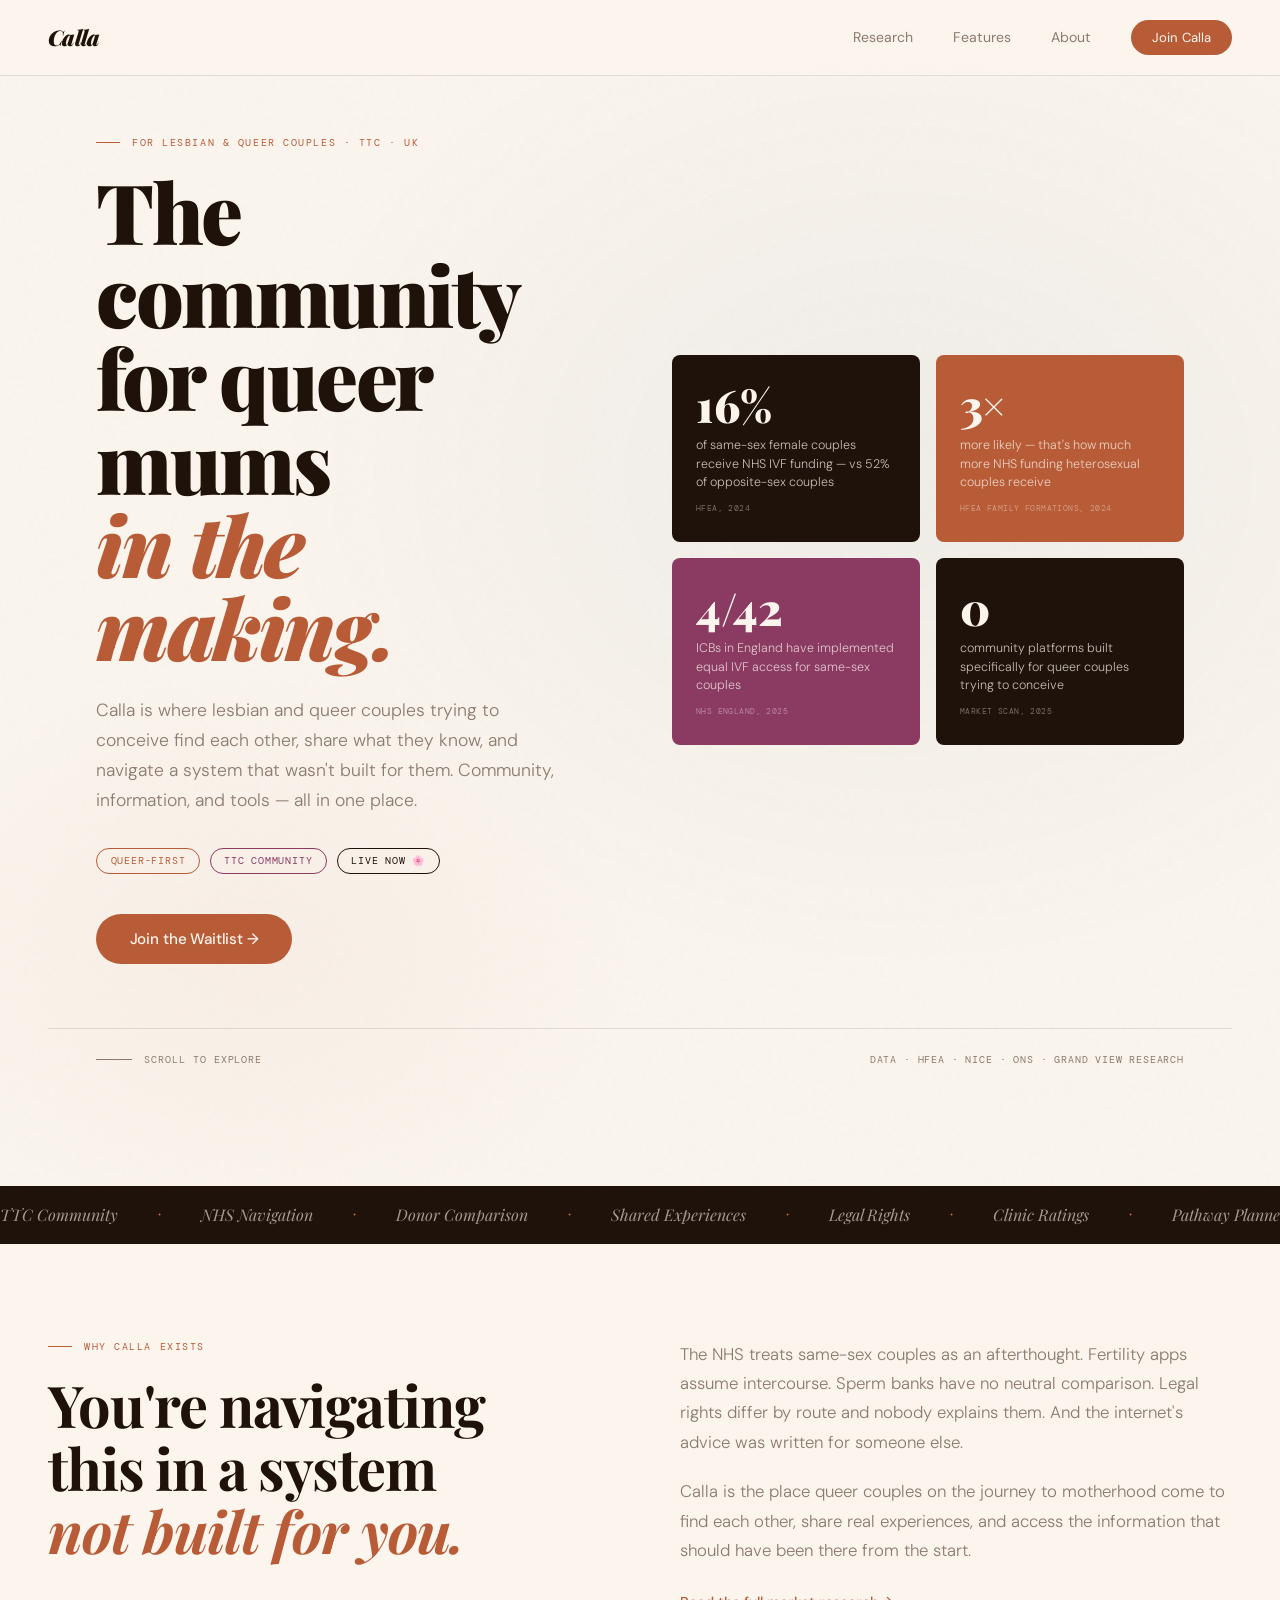
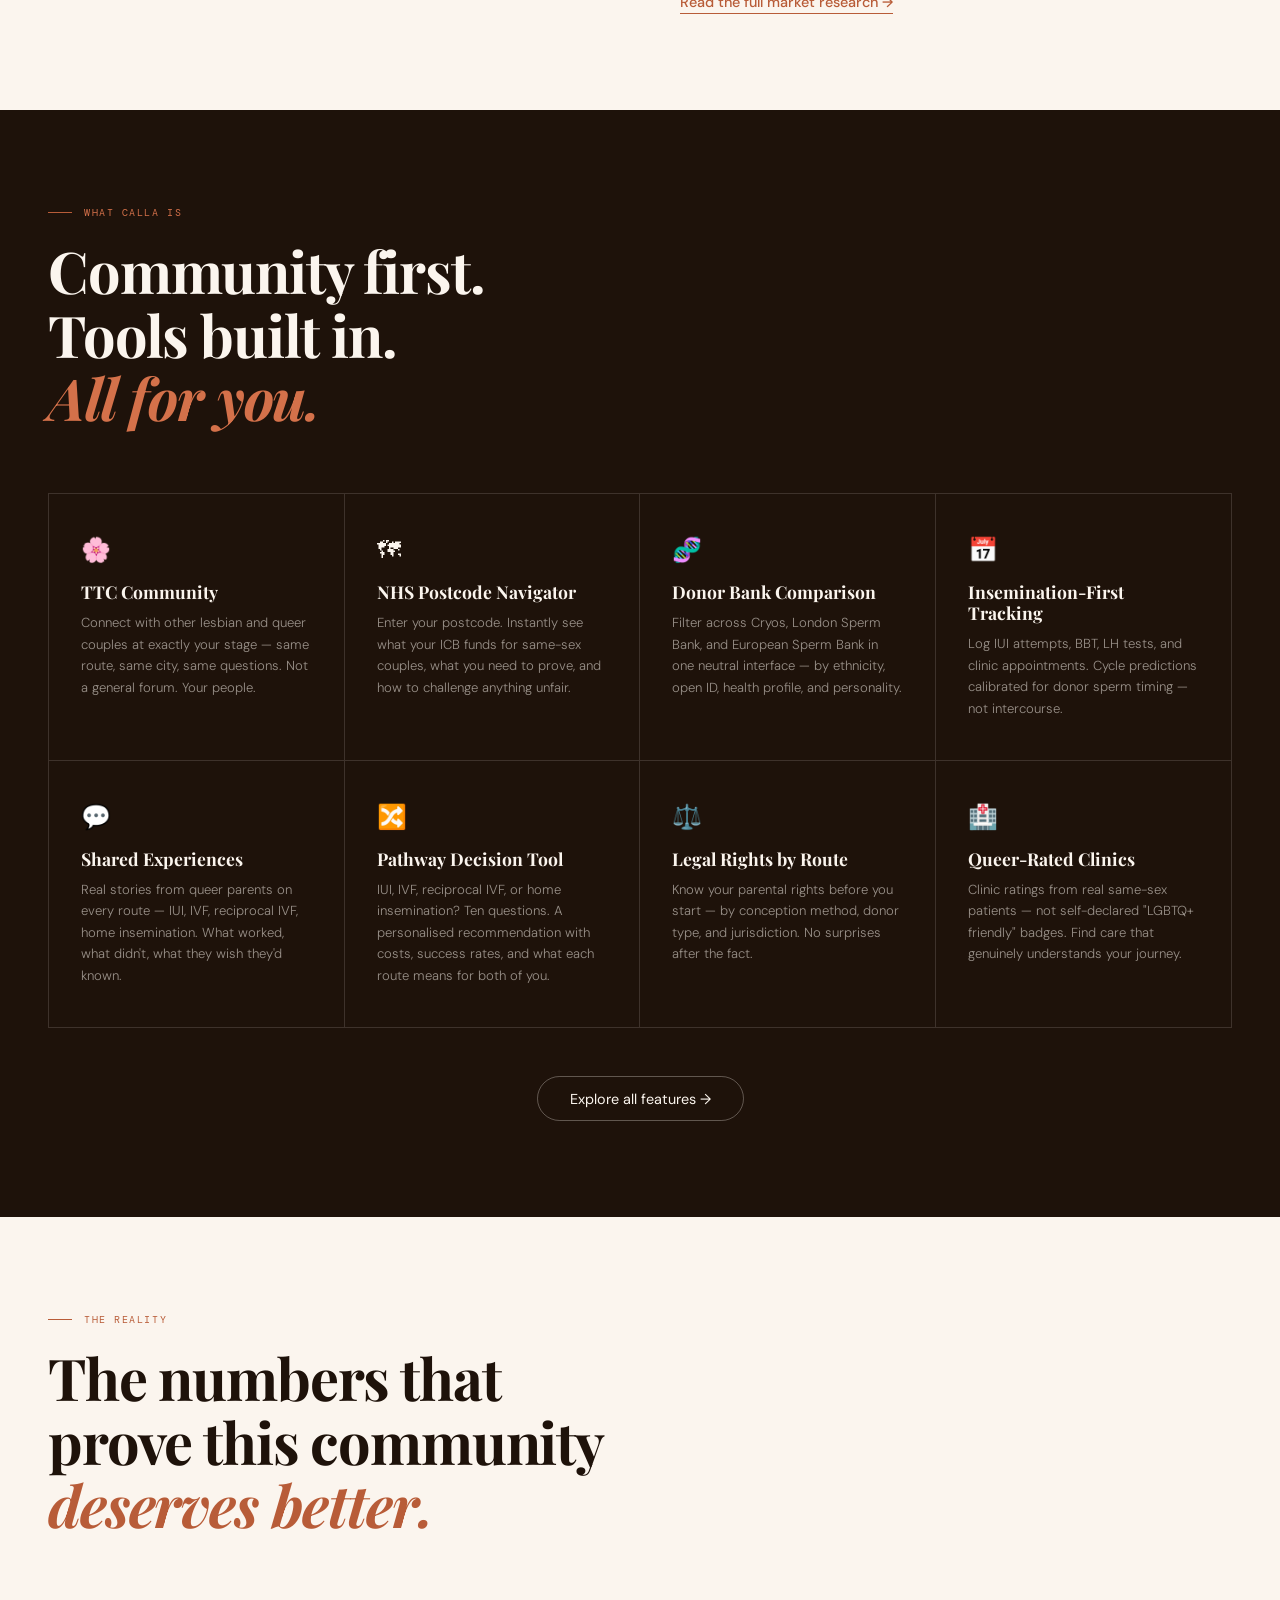
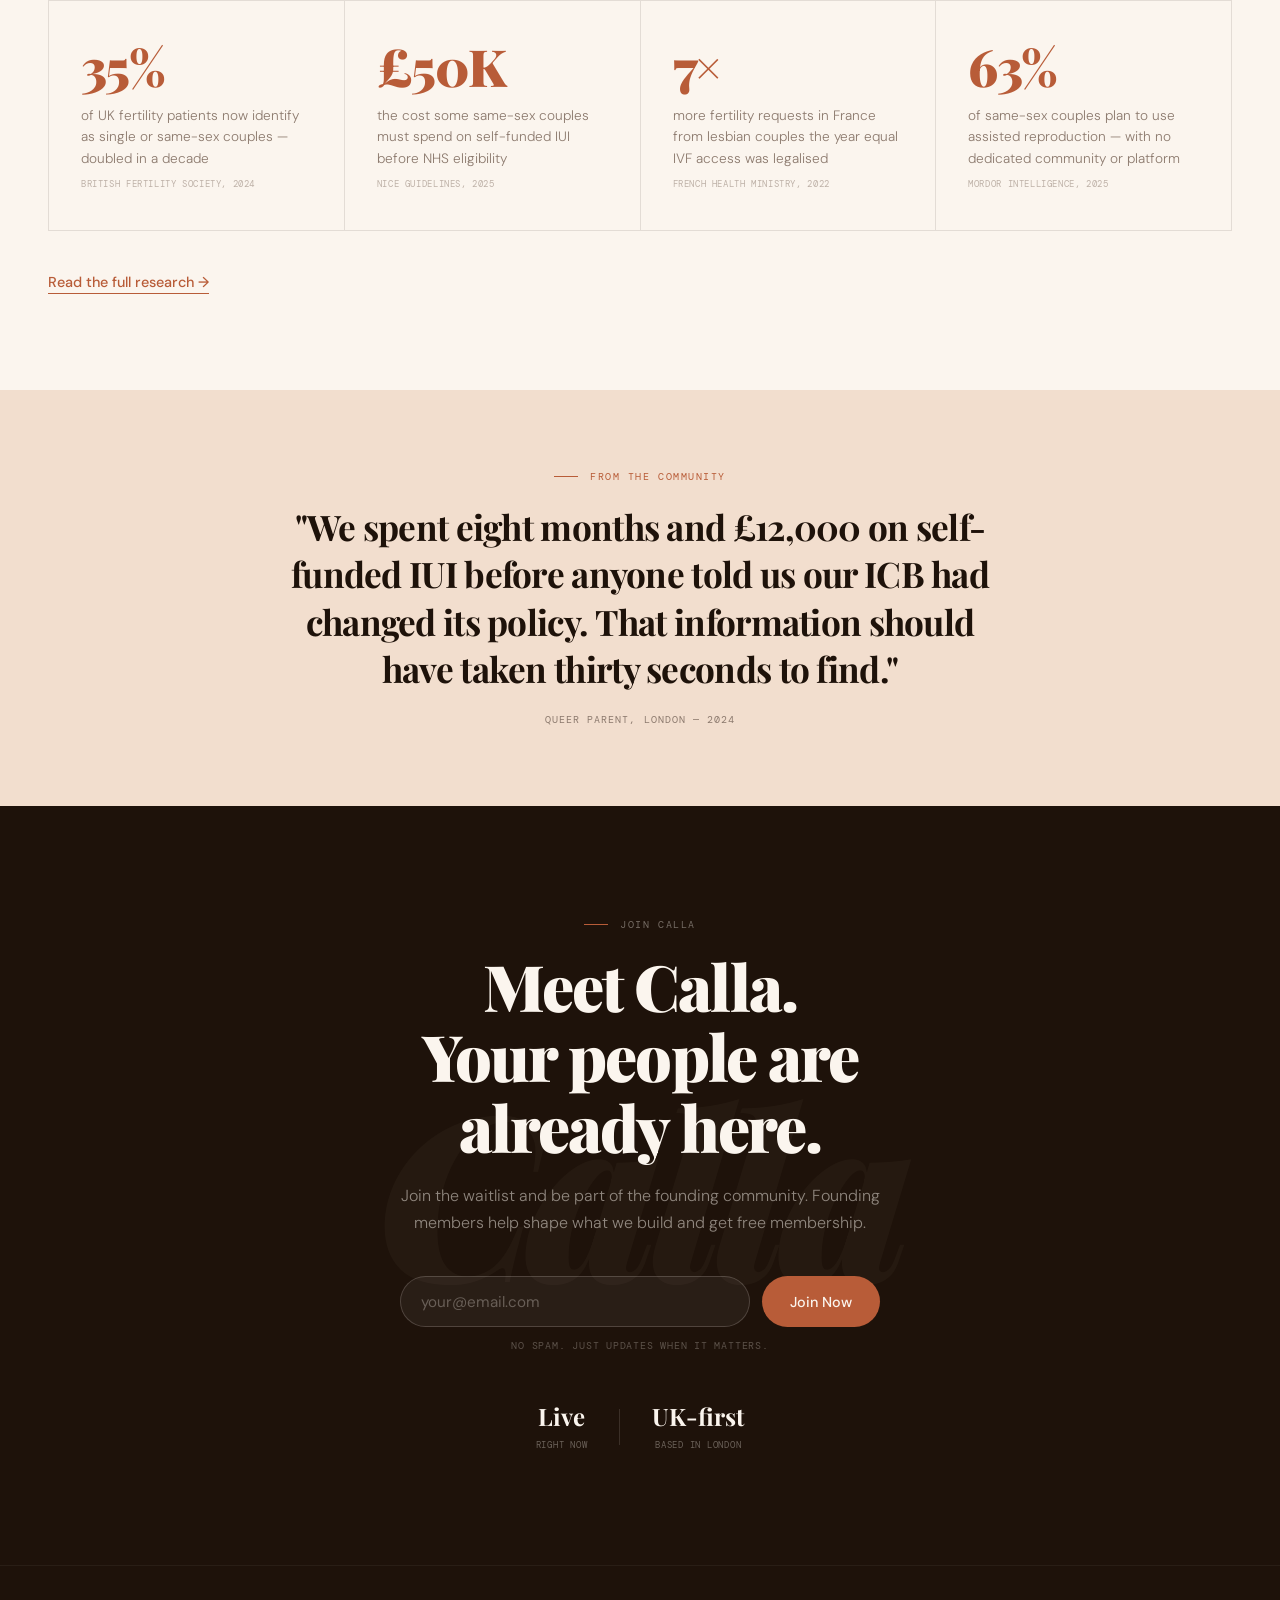
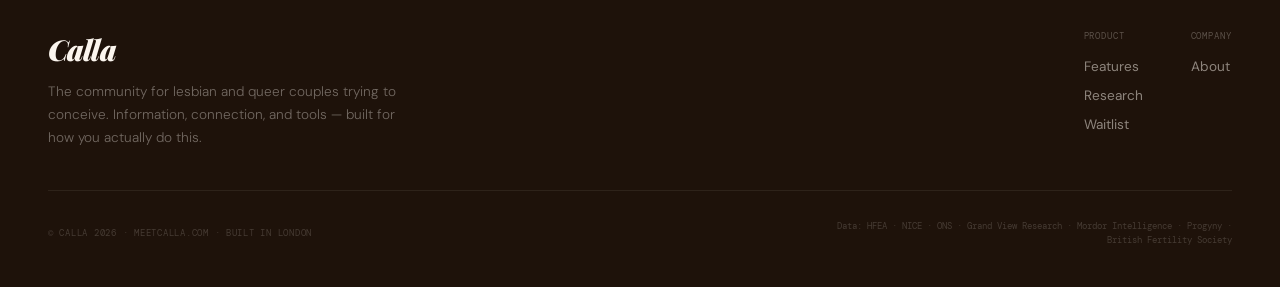
<file: index.html>
<!DOCTYPE html>
<html lang="en">
<head>
<meta charset="UTF-8">
<meta name="viewport" content="width=device-width, initial-scale=1.0">
<title>Calla — The community for queer parents trying to conceive</title>
<meta name="description" content="Calla is the community for lesbian and queer couples trying to conceive. Share experiences, navigate the NHS, find your donor, know your rights — with people who actually get it.">
<meta property="og:title" content="Calla — The community for queer parents trying to conceive">
<meta property="og:description" content="Finally, a space built for lesbian and queer couples on the journey to motherhood.">
<meta property="og:type" content="website">
<link rel="preconnect" href="https://fonts.googleapis.com">
<link href="https://fonts.googleapis.com/css2?family=Playfair+Display:ital,wght@0,400;0,700;0,900;1,400;1,700&family=DM+Sans:wght@300;400;500&family=DM+Mono:wght@400;500&display=swap" rel="stylesheet">
<link rel="stylesheet" href="css/main.css">
</head>
<body>

<nav id="navbar">
  <a class="nav-logo" href="index.html">Calla</a>
  <div class="nav-links">
    <a href="pages/research.html">Research</a>
    <a href="pages/features.html">Features</a>
    <a href="pages/about.html">About</a>
    <a href="#waitlist" class="nav-cta">Join Calla</a>
  </div>
  <button class="nav-burger" id="burger" aria-label="Menu">
    <span></span><span></span><span></span>
  </button>
</nav>

<div class="mobile-menu" id="mobileMenu">
  <a href="pages/research.html">Research</a>
  <a href="pages/features.html">Features</a>
  <a href="pages/about.html">About</a>
  <a href="#waitlist" class="mobile-cta">Join Calla</a>
</div>

<!-- HERO -->
<section class="hero">
  <div class="hero-noise"></div>
  <div class="hero-body">
    <div class="hero-left">
      <div class="section-label">For Lesbian & Queer Couples · TTC · UK</div>
      <h1>The community<br>for queer mums<br><span class="italic">in the making.</span></h1>
      <p class="hero-subtitle">Calla is where lesbian and queer couples trying to conceive find each other, share what they know, and navigate a system that wasn't built for them. Community, information, and tools — all in one place.</p>
      <div class="hero-badges">
        <span class="badge badge-teal">Queer-First</span>
        <span class="badge badge-warm">TTC Community</span>
        <span class="badge badge-ink">Live Now 🌸</span>
      </div>
      <a href="#waitlist" class="hero-cta">Join the Waitlist →</a>
    </div>

    <div class="hero-right">
      <div class="stat-card">
        <div class="number">16%</div>
        <div class="label">of same-sex female couples receive NHS IVF funding — vs 52% of opposite-sex couples</div>
        <div class="source">HFEA, 2024</div>
      </div>
      <div class="stat-card accent-teal">
        <div class="number">3×</div>
        <div class="label">more likely — that's how much more NHS funding heterosexual couples receive</div>
        <div class="source">HFEA Family Formations, 2024</div>
      </div>
      <div class="stat-card accent-warm">
        <div class="number">4/42</div>
        <div class="label">ICBs in England have implemented equal IVF access for same-sex couples</div>
        <div class="source">NHS England, 2025</div>
      </div>
      <div class="stat-card">
        <div class="number">0</div>
        <div class="label">community platforms built specifically for queer couples trying to conceive</div>
        <div class="source">Market scan, 2025</div>
      </div>
    </div>
  </div>

  <div class="hero-footer">
    <div class="scroll-hint">
      <span class="scroll-line"></span>
      Scroll to explore
    </div>
    <div class="nav-tag">Data · HFEA · NICE · ONS · Grand View Research</div>
  </div>
</section>

<!-- TICKER -->
<div class="band">
  <div class="band-inner" id="ticker">
    <span class="band-item">TTC Community</span><span class="band-dot">·</span>
    <span class="band-item">NHS Navigation</span><span class="band-dot">·</span>
    <span class="band-item">Donor Comparison</span><span class="band-dot">·</span>
    <span class="band-item">Shared Experiences</span><span class="band-dot">·</span>
    <span class="band-item">Legal Rights</span><span class="band-dot">·</span>
    <span class="band-item">Clinic Ratings</span><span class="band-dot">·</span>
    <span class="band-item">Pathway Planner</span><span class="band-dot">·</span>
    <span class="band-item">Queer Motherhood</span><span class="band-dot">·</span>
  </div>
</div>

<!-- THE PROBLEM -->
<section class="problem-section fade-in">
  <div class="two-col">
    <div>
      <div class="section-label">Why Calla exists</div>
      <h2 class="section-title">You're navigating<br>this in a system<br><em>not built for you.</em></h2>
    </div>
    <div>
      <p class="section-body">The NHS treats same-sex couples as an afterthought. Fertility apps assume intercourse. Sperm banks have no neutral comparison. Legal rights differ by route and nobody explains them. And the internet's advice was written for someone else.</p>
      <p class="section-body" style="margin-top:1.25rem;">Calla is the place queer couples on the journey to motherhood come to find each other, share real experiences, and access the information that should have been there from the start.</p>
      <a href="pages/research.html" class="text-link" style="margin-top:1.75rem;">Read the full market research →</a>
    </div>
  </div>
</section>

<!-- WHAT CALLA IS -->
<section class="fade-in" style="background:var(--ink); color:var(--cream);">
  <div class="section-label" style="color:var(--teal-light);">What Calla is</div>
  <h2 class="section-title" style="color:var(--cream);">Community first.<br>Tools built in.<br><em style="color:var(--teal-light);">All for you.</em></h2>

  <div class="features-grid">
    <div class="feature-card">
      <div class="feature-icon">🌸</div>
      <h3>TTC Community</h3>
      <p>Connect with other lesbian and queer couples at exactly your stage — same route, same city, same questions. Not a general forum. Your people.</p>
    </div>
    <div class="feature-card">
      <div class="feature-icon">🗺</div>
      <h3>NHS Postcode Navigator</h3>
      <p>Enter your postcode. Instantly see what your ICB funds for same-sex couples, what you need to prove, and how to challenge anything unfair.</p>
    </div>
    <div class="feature-card">
      <div class="feature-icon">🧬</div>
      <h3>Donor Bank Comparison</h3>
      <p>Filter across Cryos, London Sperm Bank, and European Sperm Bank in one neutral interface — by ethnicity, open ID, health profile, and personality.</p>
    </div>
    <div class="feature-card">
      <div class="feature-icon">📅</div>
      <h3>Insemination-First Tracking</h3>
      <p>Log IUI attempts, BBT, LH tests, and clinic appointments. Cycle predictions calibrated for donor sperm timing — not intercourse.</p>
    </div>
    <div class="feature-card">
      <div class="feature-icon">💬</div>
      <h3>Shared Experiences</h3>
      <p>Real stories from queer parents on every route — IUI, IVF, reciprocal IVF, home insemination. What worked, what didn't, what they wish they'd known.</p>
    </div>
    <div class="feature-card">
      <div class="feature-icon">🔀</div>
      <h3>Pathway Decision Tool</h3>
      <p>IUI, IVF, reciprocal IVF, or home insemination? Ten questions. A personalised recommendation with costs, success rates, and what each route means for both of you.</p>
    </div>
    <div class="feature-card">
      <div class="feature-icon">⚖️</div>
      <h3>Legal Rights by Route</h3>
      <p>Know your parental rights before you start — by conception method, donor type, and jurisdiction. No surprises after the fact.</p>
    </div>
    <div class="feature-card">
      <div class="feature-icon">🏥</div>
      <h3>Queer-Rated Clinics</h3>
      <p>Clinic ratings from real same-sex patients — not self-declared "LGBTQ+ friendly" badges. Find care that genuinely understands your journey.</p>
    </div>
  </div>

  <div style="text-align:center; margin-top:3rem;">
    <a href="pages/features.html" class="btn-outline-light">Explore all features →</a>
  </div>
</section>

<!-- MARKET NUMBERS -->
<section class="fade-in">
  <div class="section-label">The Reality</div>
  <h2 class="section-title">The numbers that<br>prove this community<br><em>deserves better.</em></h2>

  <div class="numbers-grid">
    <div class="number-item">
      <div class="big-num">35%</div>
      <div class="num-label">of UK fertility patients now identify as single or same-sex couples — doubled in a decade</div>
      <div class="num-source">British Fertility Society, 2024</div>
    </div>
    <div class="number-item">
      <div class="big-num">£50K</div>
      <div class="num-label">the cost some same-sex couples must spend on self-funded IUI before NHS eligibility</div>
      <div class="num-source">NICE Guidelines, 2025</div>
    </div>
    <div class="number-item">
      <div class="big-num">7×</div>
      <div class="num-label">more fertility requests in France from lesbian couples the year equal IVF access was legalised</div>
      <div class="num-source">French Health Ministry, 2022</div>
    </div>
    <div class="number-item">
      <div class="big-num">63%</div>
      <div class="num-label">of same-sex couples plan to use assisted reproduction — with no dedicated community or platform</div>
      <div class="num-source">Mordor Intelligence, 2025</div>
    </div>
  </div>

  <div style="margin-top:2.5rem;">
    <a href="pages/research.html" class="text-link">Read the full research →</a>
  </div>
</section>

<!-- QUOTE -->
<section class="fade-in" style="background:var(--blush); padding:5rem 3rem;">
  <div style="max-width:720px; margin:0 auto; text-align:center;">
    <div class="section-label" style="justify-content:center; color:var(--teal);">From the community</div>
    <p style="font-family:'Playfair Display',serif; font-size:clamp(1.5rem,3vw,2.2rem); font-weight:700; line-height:1.35; letter-spacing:-0.02em; color:var(--ink);">
      "We spent eight months and £12,000 on self-funded IUI before anyone told us our ICB had changed its policy. That information should have taken thirty seconds to find."
    </p>
    <p style="margin-top:1.25rem; font-family:'DM Mono',monospace; font-size:0.65rem; text-transform:uppercase; letter-spacing:0.1em; color:var(--muted);">Queer parent, London — 2024</p>
  </div>
</section>

<!-- WAITLIST -->
<section class="waitlist-section" id="waitlist">
  <div class="waitlist-inner fade-in">
    <div class="section-label" style="justify-content:center; color:rgba(251,245,238,0.4);">Join Calla</div>
    <h2 class="waitlist-title">Meet Calla.<br>Your people are<br>already here.</h2>
    <p class="waitlist-sub">Join the waitlist and be part of the founding community. Founding members help shape what we build and get free membership.</p>

    <form class="waitlist-form" id="waitlistForm" onsubmit="handleSubmit(event)">
      <div class="form-row">
        <input type="email" placeholder="your@email.com" required id="emailInput">
        <button type="submit">Join Now</button>
      </div>
      <div class="form-note">No spam. Just updates when it matters.</div>
      <div class="form-success" id="formSuccess" style="display:none;">✓ Welcome to Calla. We'll be in touch.</div>
    </form>

    <div class="waitlist-stats">
      <div class="wstat">
        <span class="wstat-num">Live</span>
        <span class="wstat-label">right now</span>
      </div>
      <div class="wstat-div"></div>
      <div class="wstat">
        <span class="wstat-num">UK-first</span>
        <span class="wstat-label">based in London</span>
      </div>
    </div>
  </div>
</section>

<!-- FOOTER -->
<footer>
  <div class="footer-grid">
    <div>
      <div class="footer-logo">Calla</div>
      <p class="footer-tagline">The community for lesbian and queer couples trying to conceive. Information, connection, and tools — built for how you actually do this.</p>
    </div>
    <div class="footer-links">
      <div class="footer-col">
        <div class="footer-col-title">Product</div>
        <a href="pages/features.html">Features</a>
        <a href="pages/research.html">Research</a>
        <a href="#waitlist">Waitlist</a>
      </div>
      <div class="footer-col">
        <div class="footer-col-title">Company</div>
        <a href="pages/about.html">About</a>
      </div>
    </div>
  </div>
  <div class="footer-bottom">
    <span class="footer-copy">© Calla 2026 · meetcalla.com · Built in London</span>
    <span class="footer-sources">Data: HFEA · NICE · ONS · Grand View Research · Mordor Intelligence · Progyny · British Fertility Society</span>
  </div>
</footer>

<script src="js/main.js"></script>
</body>
</html>
</file>
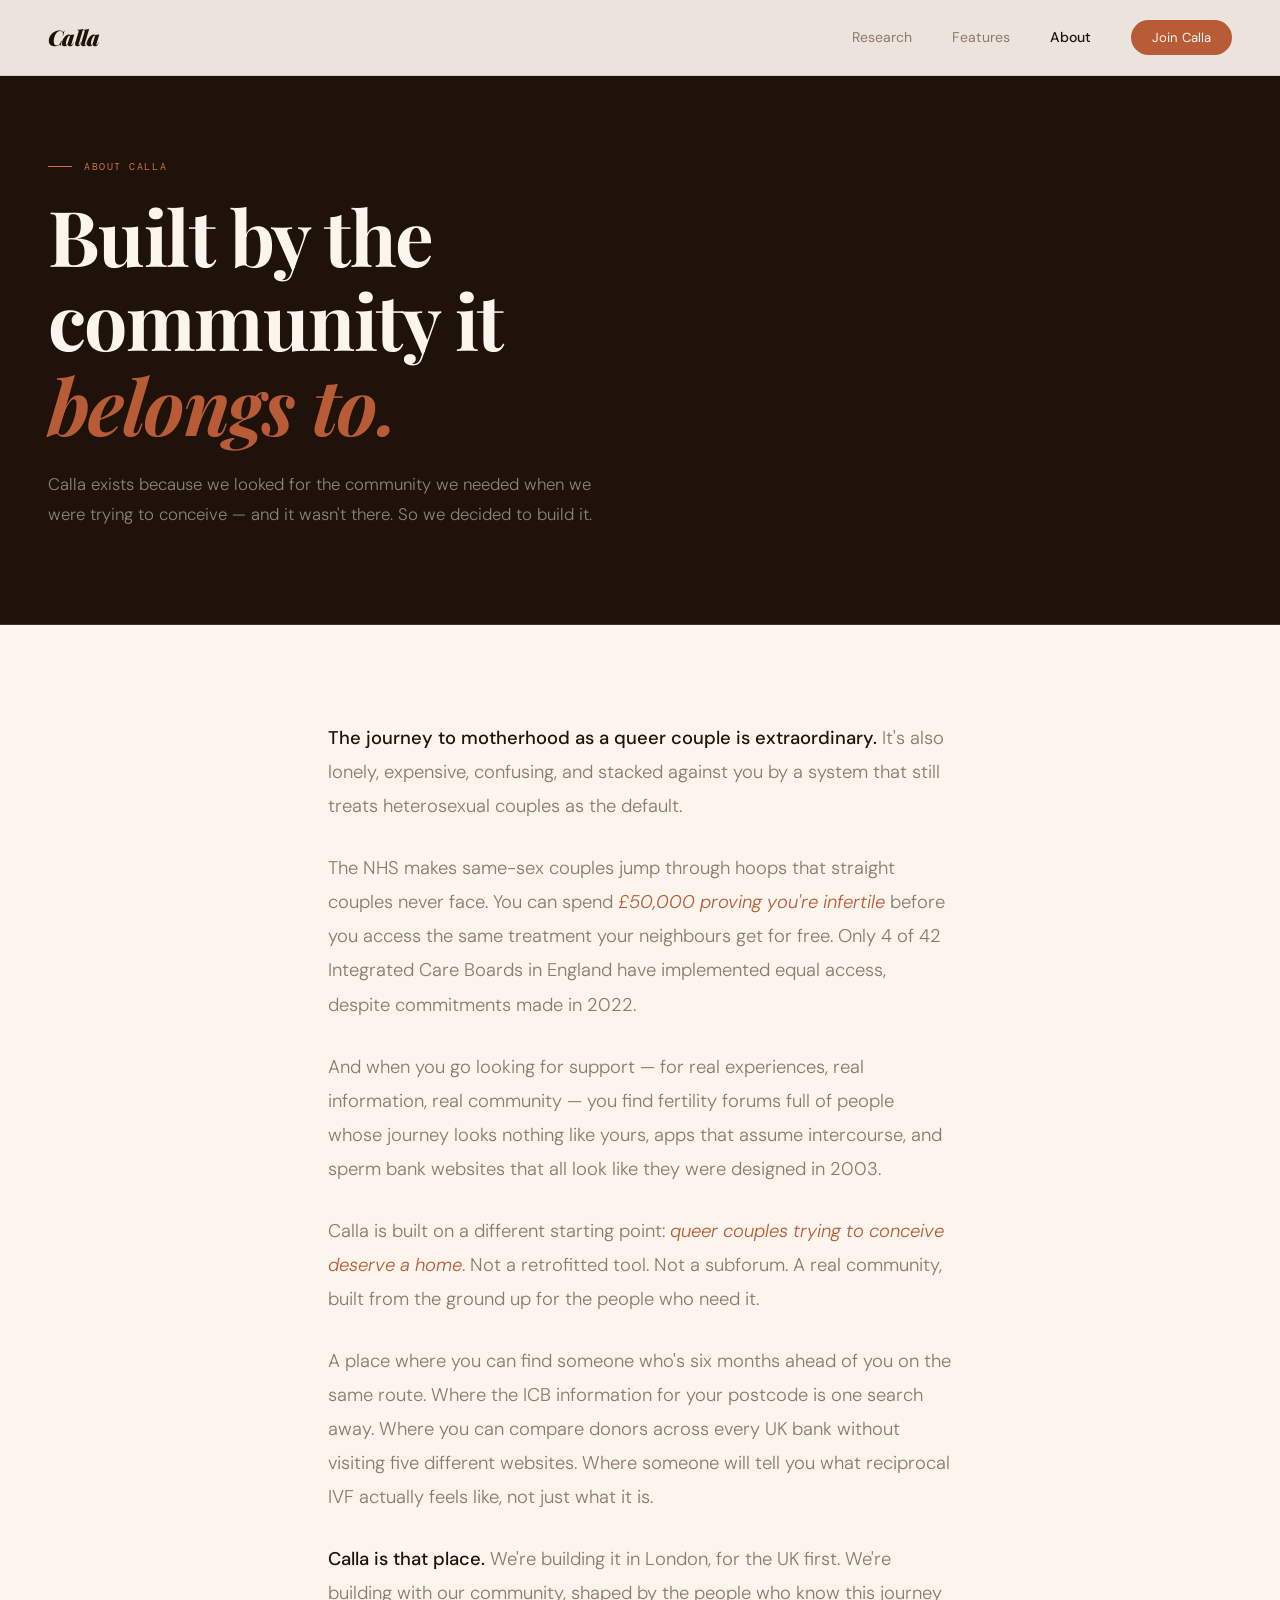
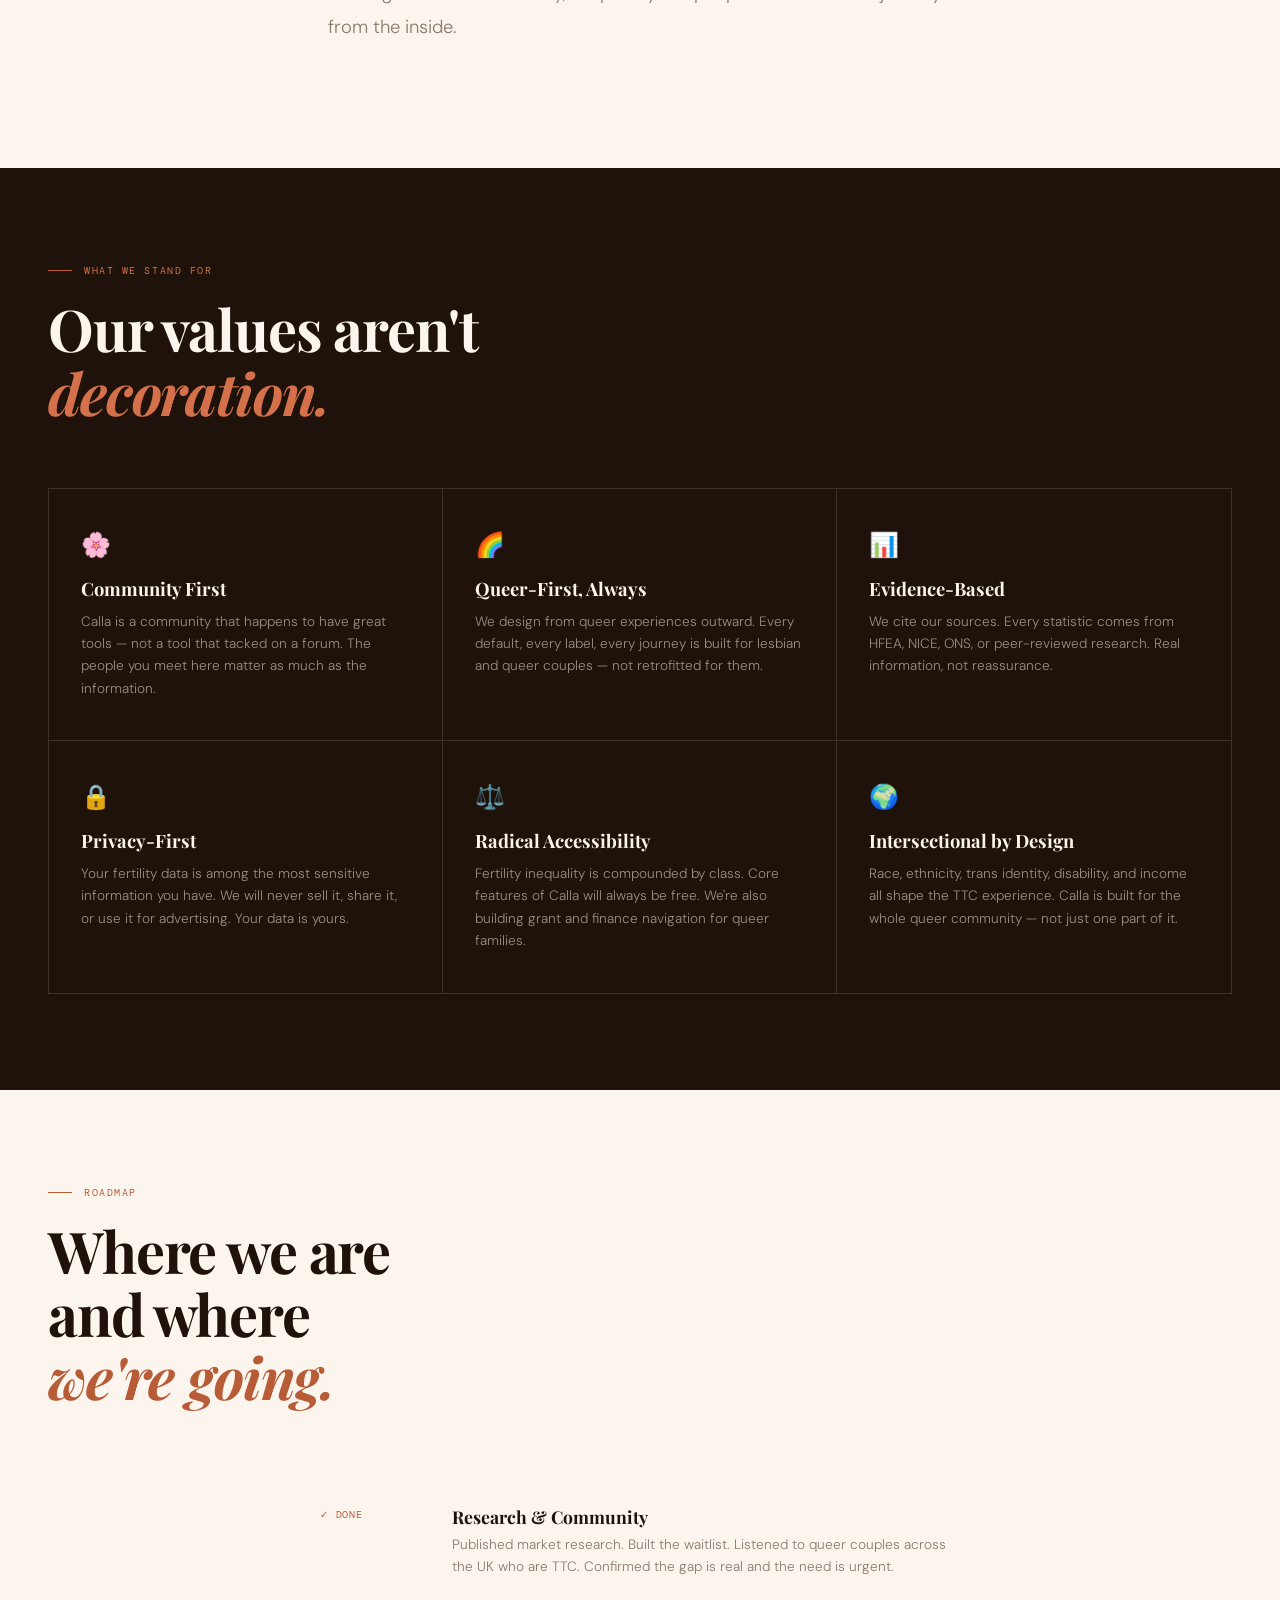
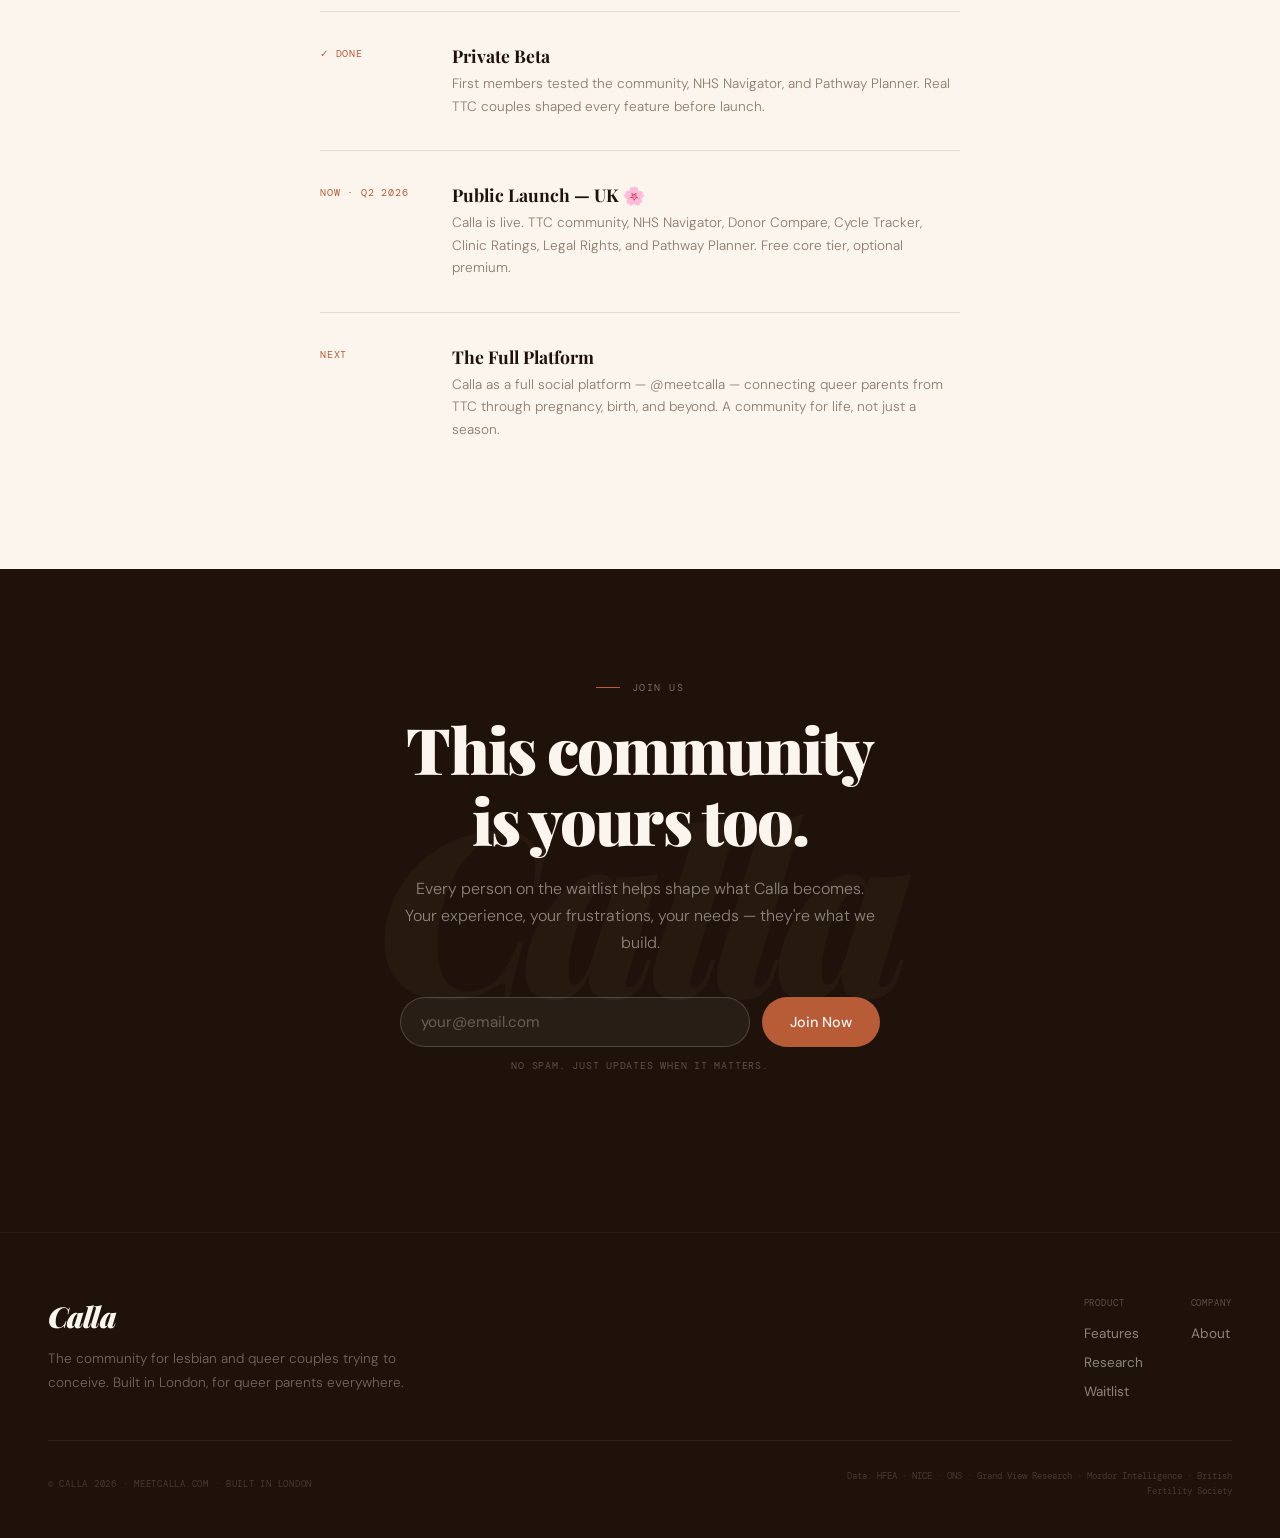
<file: pages/about.html>
<!DOCTYPE html>
<html lang="en">
<head>
<meta charset="UTF-8">
<meta name="viewport" content="width=device-width, initial-scale=1.0">
<title>About — Calla</title>
<meta name="description" content="Why we're building Calla — a community for lesbian and queer couples trying to conceive.">
<link rel="preconnect" href="https://fonts.googleapis.com">
<link href="https://fonts.googleapis.com/css2?family=Playfair+Display:ital,wght@0,400;0,700;0,900;1,400;1,700&family=DM+Sans:wght@300;400;500&family=DM+Mono:wght@400;500&display=swap" rel="stylesheet">
<link rel="stylesheet" href="../css/main.css">
<style>
  .manifesto { max-width:720px; margin:0 auto; padding:6rem 3rem; }
  .manifesto p { font-size:1.15rem; line-height:1.85; color:var(--muted); font-weight:300; margin-bottom:1.75rem; }
  .manifesto p strong { color:var(--ink); font-weight:500; }
  .manifesto p em { font-style:italic; color:var(--teal); }
  .values-grid { display:grid; grid-template-columns:repeat(3,1fr); gap:0; border:1px solid var(--border-light); margin-top:4rem; }
  .value-card { padding:2.5rem 2rem; border-right:1px solid var(--border-light); border-bottom:1px solid var(--border-light); transition:background 0.3s; }
  .value-card:hover { background:rgba(45,106,106,0.08); }
  .value-card:nth-child(3n) { border-right:none; }
  .value-card:nth-last-child(-n+3) { border-bottom:none; }
  .value-icon { font-size:1.5rem; margin-bottom:1rem; }
  .value-card h3 { font-family:'Playfair Display',serif; font-size:1.15rem; font-weight:700; margin-bottom:0.6rem; color:var(--cream); }
  .value-card p { font-size:0.85rem; color:rgba(251,245,238,0.55); line-height:1.65; font-weight:300; }
  .timeline { max-width:640px; margin:4rem auto 0; }
  .timeline-item { display:grid; grid-template-columns:100px 1fr; gap:2rem; padding:2rem 0; border-bottom:1px solid var(--border); align-items:start; }
  .timeline-item:last-child { border-bottom:none; }
  .timeline-date { font-family:'DM Mono',monospace; font-size:0.65rem; text-transform:uppercase; letter-spacing:0.08em; color:var(--teal); padding-top:0.2rem; }
  .timeline-content h4 { font-family:'Playfair Display',serif; font-size:1.1rem; font-weight:700; margin-bottom:0.4rem; }
  .timeline-content p { font-size:0.85rem; color:var(--muted); line-height:1.65; font-weight:300; }
  @media(max-width:860px) {
    .manifesto { padding:4rem 1.5rem; }
    .values-grid { grid-template-columns:1fr; }
    .value-card { border-right:none !important; }
    .timeline-item { grid-template-columns:80px 1fr; gap:1rem; }
  }
</style>
</head>
<body>

<nav id="navbar">
  <a class="nav-logo" href="../index.html">Calla</a>
  <div class="nav-links">
    <a href="research.html">Research</a>
    <a href="features.html">Features</a>
    <a href="about.html" style="color:var(--ink);font-weight:500;">About</a>
    <a href="../index.html#waitlist" class="nav-cta">Join Calla</a>
  </div>
  <button class="nav-burger" id="burger" aria-label="Menu"><span></span><span></span><span></span></button>
</nav>
<div class="mobile-menu" id="mobileMenu">
  <a href="research.html">Research</a>
  <a href="features.html">Features</a>
  <a href="about.html">About</a>
  <a href="../index.html#waitlist" class="mobile-cta">Join Calla</a>
</div>

<div class="page-hero">
  <div class="section-label">About Calla</div>
  <h1 class="section-title">Built by the<br>community it<br><em>belongs to.</em></h1>
  <p class="section-body">Calla exists because we looked for the community we needed when we were trying to conceive — and it wasn't there. So we decided to build it.</p>
</div>

<!-- MANIFESTO -->
<div class="manifesto fade-in">
  <p><strong>The journey to motherhood as a queer couple is extraordinary.</strong> It's also lonely, expensive, confusing, and stacked against you by a system that still treats heterosexual couples as the default.</p>

  <p>The NHS makes same-sex couples jump through hoops that straight couples never face. You can spend <em>£50,000 proving you're infertile</em> before you access the same treatment your neighbours get for free. Only 4 of 42 Integrated Care Boards in England have implemented equal access, despite commitments made in 2022.</p>

  <p>And when you go looking for support — for real experiences, real information, real community — you find fertility forums full of people whose journey looks nothing like yours, apps that assume intercourse, and sperm bank websites that all look like they were designed in 2003.</p>

  <p>Calla is built on a different starting point: <em>queer couples trying to conceive deserve a home</em>. Not a retrofitted tool. Not a subforum. A real community, built from the ground up for the people who need it.</p>

  <p>A place where you can find someone who's six months ahead of you on the same route. Where the ICB information for your postcode is one search away. Where you can compare donors across every UK bank without visiting five different websites. Where someone will tell you what reciprocal IVF actually feels like, not just what it is.</p>

  <p><strong>Calla is that place.</strong> We're building it in London, for the UK first. We're building with our community, shaped by the people who know this journey from the inside.</p>
</div>

<!-- VALUES -->
<section class="fade-in" style="background:var(--ink);color:var(--cream);">
  <div class="section-label" style="color:var(--teal-light);">What we stand for</div>
  <h2 class="section-title" style="color:var(--cream);">Our values aren't<br><em style="color:var(--teal-light);">decoration.</em></h2>
  <div class="values-grid">
    <div class="value-card">
      <div class="value-icon">🌸</div>
      <h3>Community First</h3>
      <p>Calla is a community that happens to have great tools — not a tool that tacked on a forum. The people you meet here matter as much as the information.</p>
    </div>
    <div class="value-card">
      <div class="value-icon">🌈</div>
      <h3>Queer-First, Always</h3>
      <p>We design from queer experiences outward. Every default, every label, every journey is built for lesbian and queer couples — not retrofitted for them.</p>
    </div>
    <div class="value-card">
      <div class="value-icon">📊</div>
      <h3>Evidence-Based</h3>
      <p>We cite our sources. Every statistic comes from HFEA, NICE, ONS, or peer-reviewed research. Real information, not reassurance.</p>
    </div>
    <div class="value-card">
      <div class="value-icon">🔒</div>
      <h3>Privacy-First</h3>
      <p>Your fertility data is among the most sensitive information you have. We will never sell it, share it, or use it for advertising. Your data is yours.</p>
    </div>
    <div class="value-card">
      <div class="value-icon">⚖️</div>
      <h3>Radical Accessibility</h3>
      <p>Fertility inequality is compounded by class. Core features of Calla will always be free. We're also building grant and finance navigation for queer families.</p>
    </div>
    <div class="value-card">
      <div class="value-icon">🌍</div>
      <h3>Intersectional by Design</h3>
      <p>Race, ethnicity, trans identity, disability, and income all shape the TTC experience. Calla is built for the whole queer community — not just one part of it.</p>
    </div>
  </div>
</section>

<!-- ROADMAP -->
<section class="fade-in">
  <div class="section-label">Roadmap</div>
  <h2 class="section-title">Where we are<br>and where<br><em>we're going.</em></h2>
  <div class="timeline">
    <div class="timeline-item">
      <div class="timeline-date">✓ Done</div>
      <div class="timeline-content">
        <h4>Research & Community</h4>
        <p>Published market research. Built the waitlist. Listened to queer couples across the UK who are TTC. Confirmed the gap is real and the need is urgent.</p>
      </div>
    </div>
    <div class="timeline-item">
      <div class="timeline-date">✓ Done</div>
      <div class="timeline-content">
        <h4>Private Beta</h4>
        <p>First members tested the community, NHS Navigator, and Pathway Planner. Real TTC couples shaped every feature before launch.</p>
      </div>
    </div>
    <div class="timeline-item">
      <div class="timeline-date">Now · Q2 2026</div>
      <div class="timeline-content">
        <h4>Public Launch — UK 🌸</h4>
        <p>Calla is live. TTC community, NHS Navigator, Donor Compare, Cycle Tracker, Clinic Ratings, Legal Rights, and Pathway Planner. Free core tier, optional premium.</p>
      </div>
    </div>
    <div class="timeline-item">
      <div class="timeline-date">Next</div>
      <div class="timeline-content">
        <h4>The Full Platform</h4>
        <p>Calla as a full social platform — @meetcalla — connecting queer parents from TTC through pregnancy, birth, and beyond. A community for life, not just a season.</p>
      </div>
    </div>
  </div>
</section>

<section class="waitlist-section fade-in" id="waitlist">
  <div class="waitlist-inner">
    <div class="section-label" style="justify-content:center;color:rgba(251,245,238,0.4);">Join Us</div>
    <h2 class="waitlist-title">This community<br>is yours too.</h2>
    <p class="waitlist-sub">Every person on the waitlist helps shape what Calla becomes. Your experience, your frustrations, your needs — they're what we build.</p>
    <form class="waitlist-form" onsubmit="handleSubmit(event)">
      <div class="form-row">
        <input type="email" placeholder="your@email.com" required id="emailInput">
        <button type="submit">Join Now</button>
      </div>
      <div class="form-note">No spam. Just updates when it matters.</div>
      <div class="form-success" id="formSuccess" style="display:none;">✓ Welcome to Calla.</div>
    </form>
  </div>
</section>

<footer>
  <div class="footer-grid">
    <div>
      <div class="footer-logo">Calla</div>
      <p class="footer-tagline">The community for lesbian and queer couples trying to conceive. Built in London, for queer parents everywhere.</p>
    </div>
    <div class="footer-links">
      <div class="footer-col">
        <div class="footer-col-title">Product</div>
        <a href="features.html">Features</a>
        <a href="research.html">Research</a>
        <a href="../index.html#waitlist">Waitlist</a>
      </div>
      <div class="footer-col">
        <div class="footer-col-title">Company</div>
        <a href="about.html">About</a>
      </div>
    </div>
  </div>
  <div class="footer-bottom">
    <span class="footer-copy">© Calla 2026 · meetcalla.com · Built in London</span>
    <span class="footer-sources">Data: HFEA · NICE · ONS · Grand View Research · Mordor Intelligence · British Fertility Society</span>
  </div>
</footer>
<script src="../js/main.js"></script>
</body>
</html>
</file>
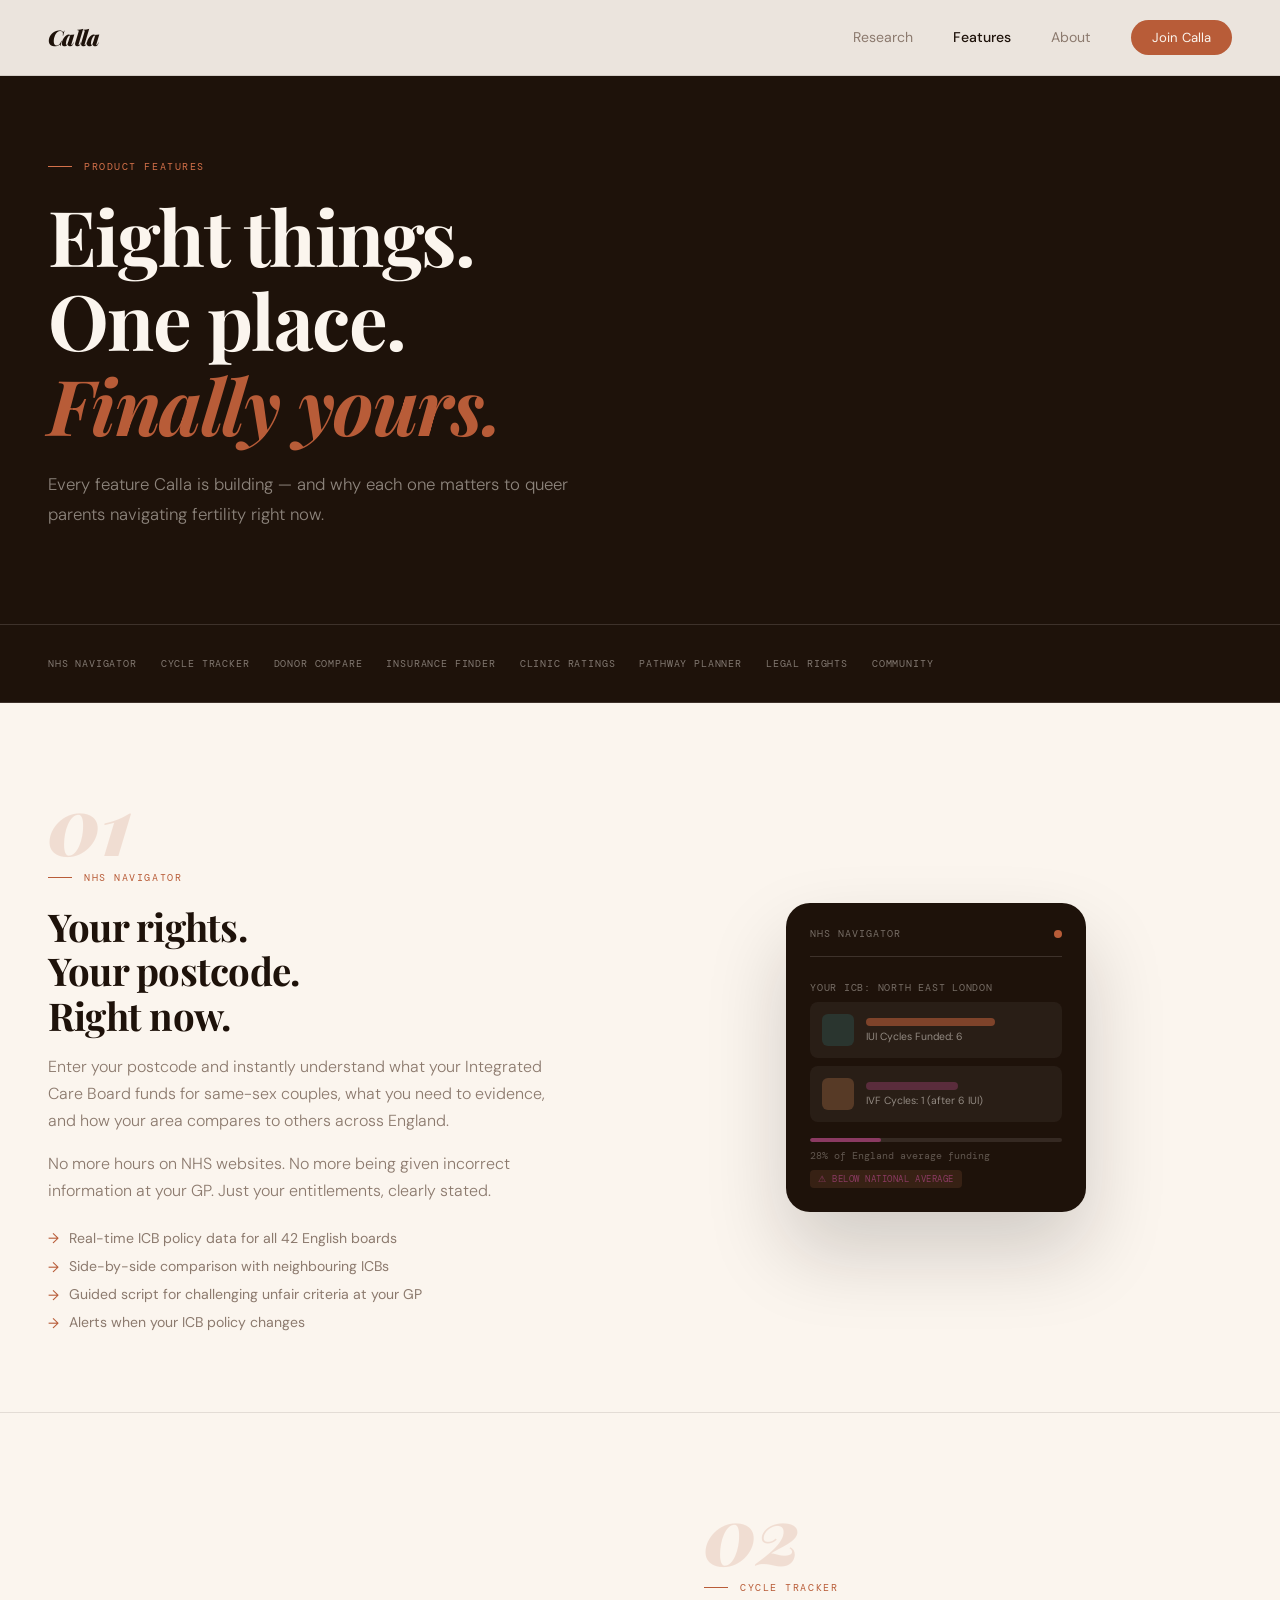
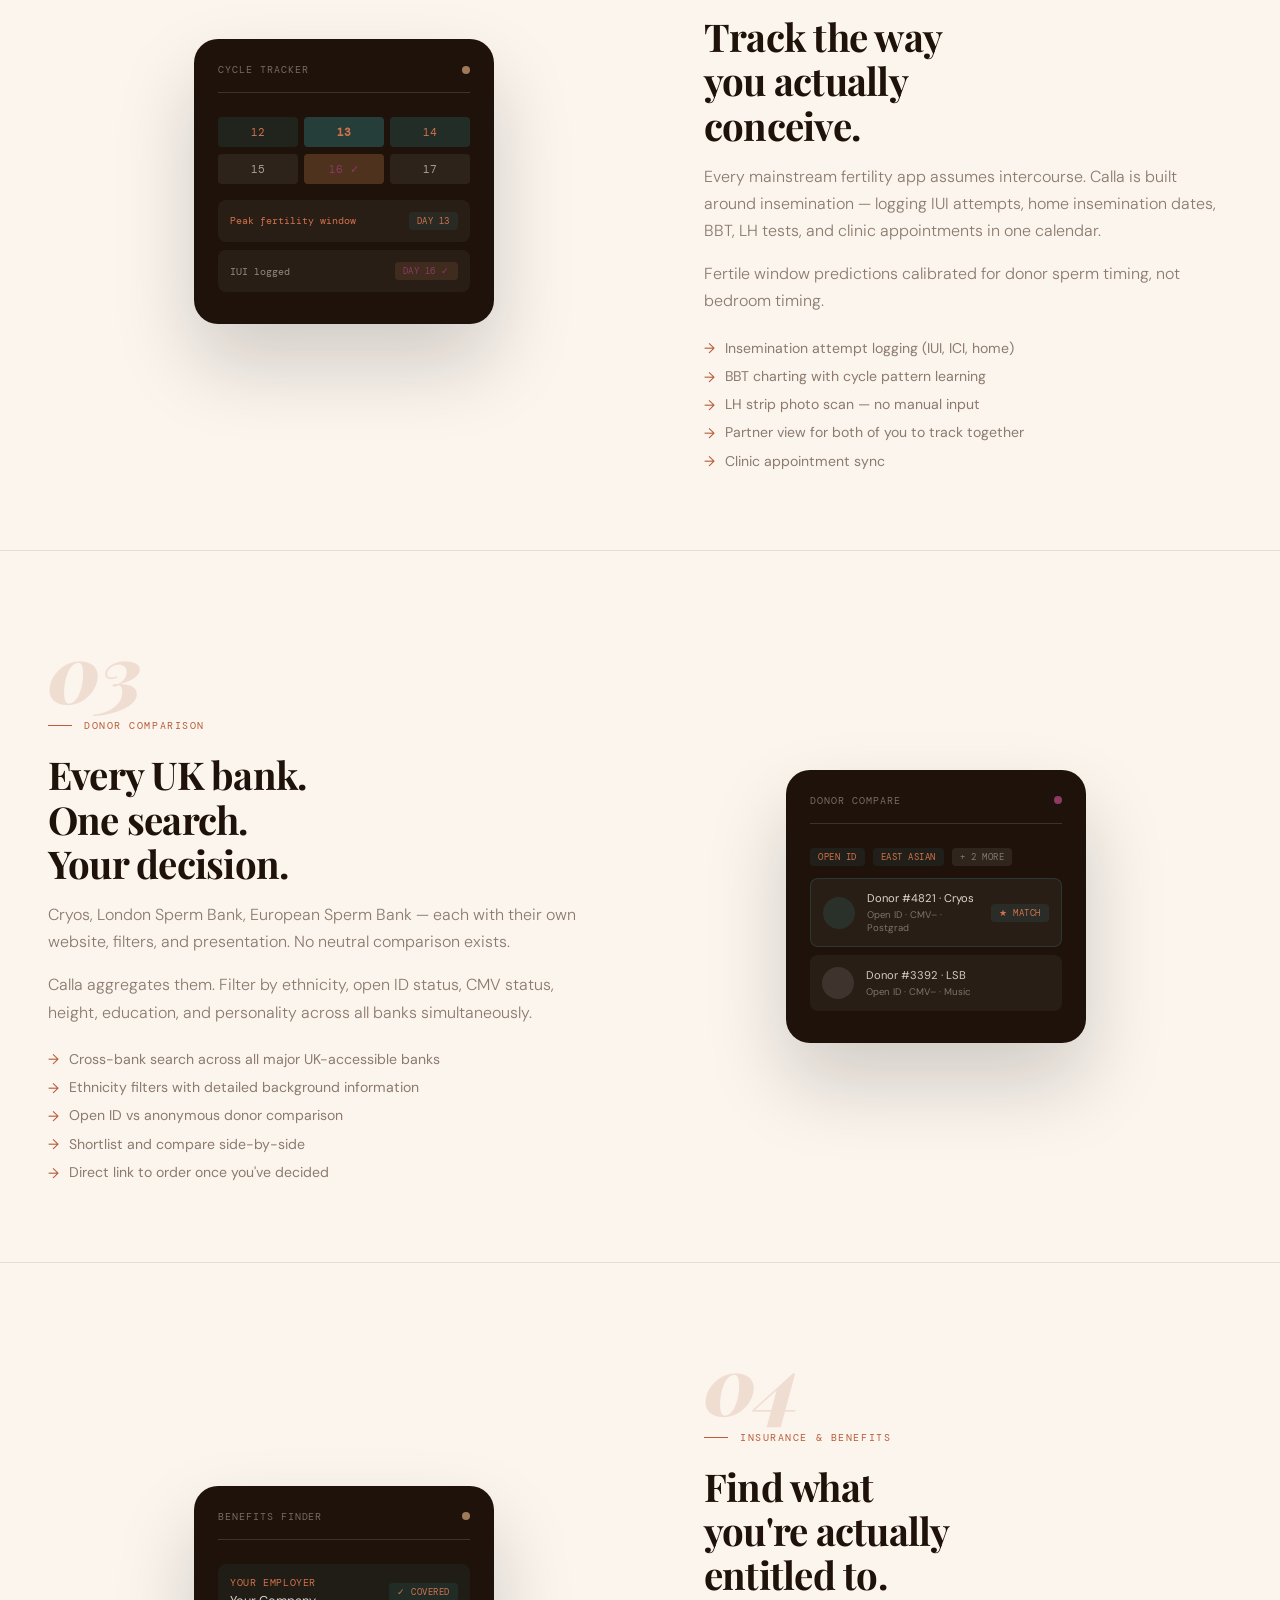
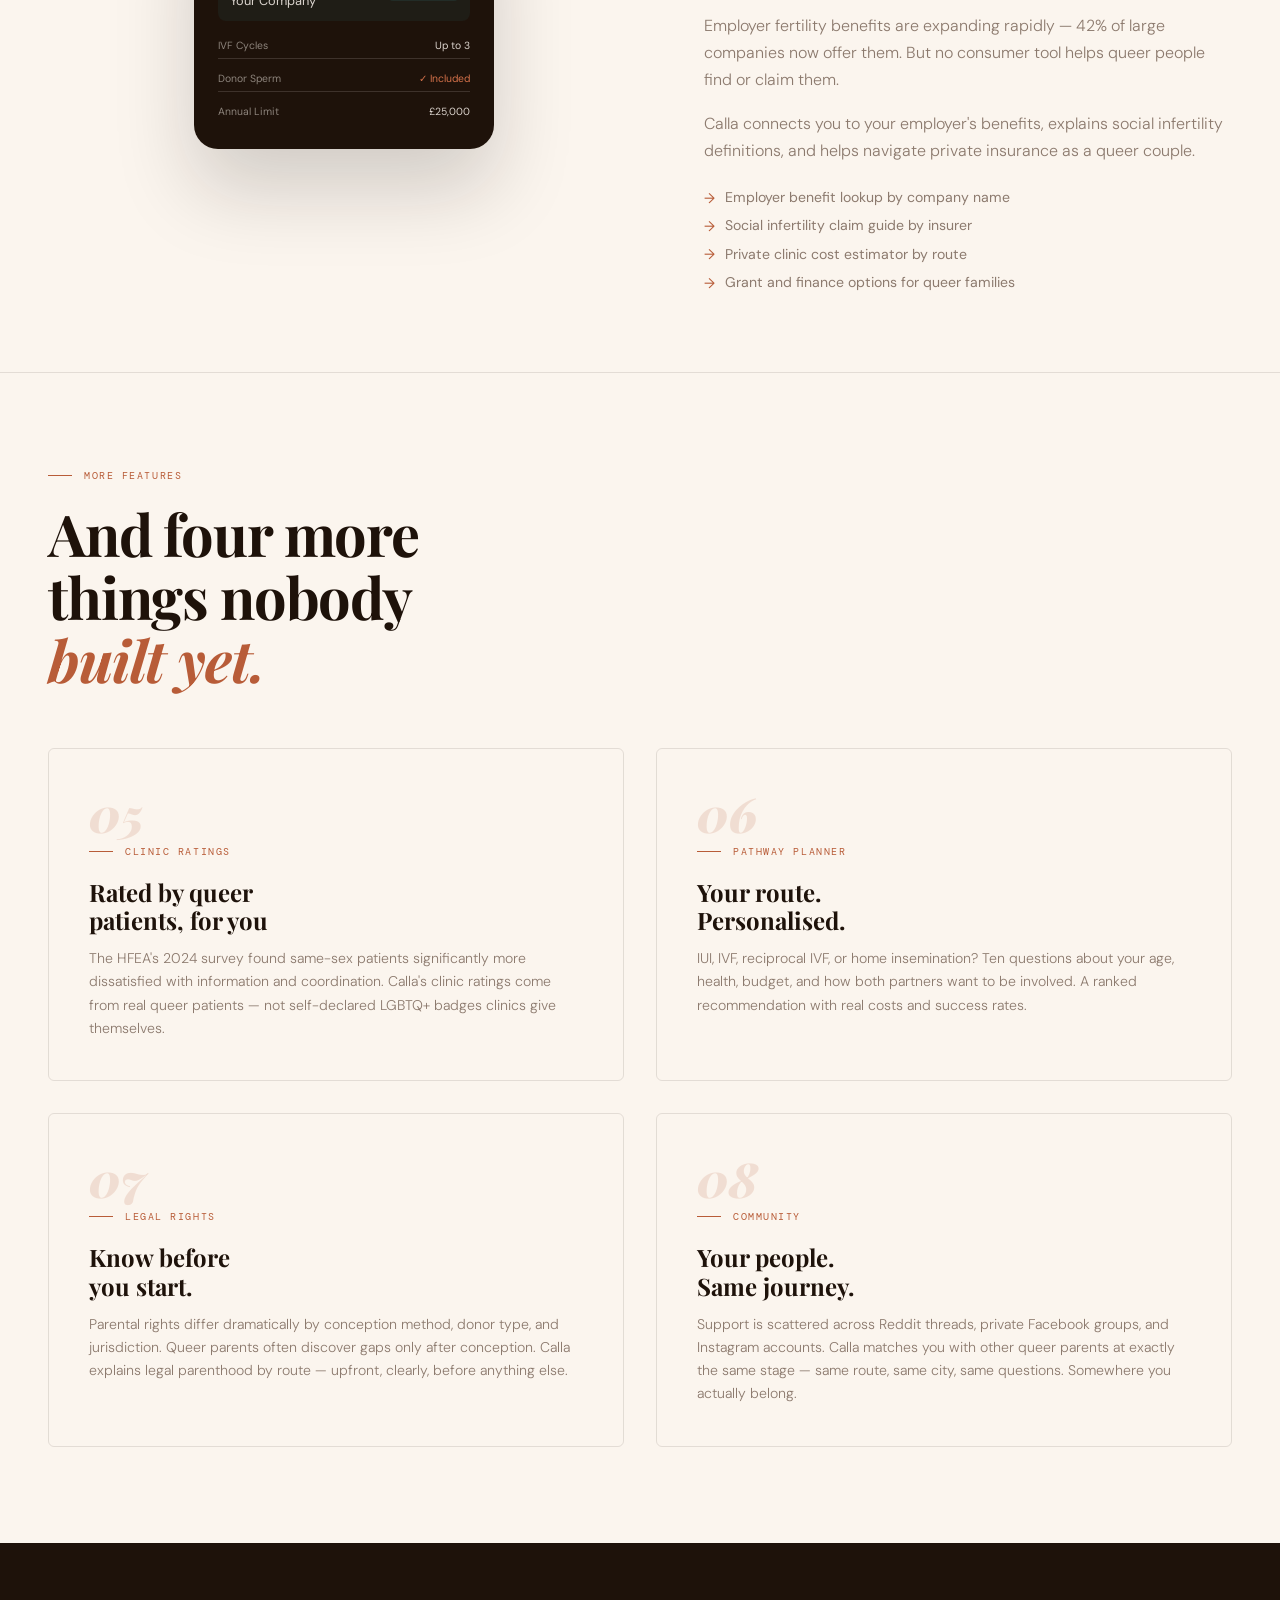
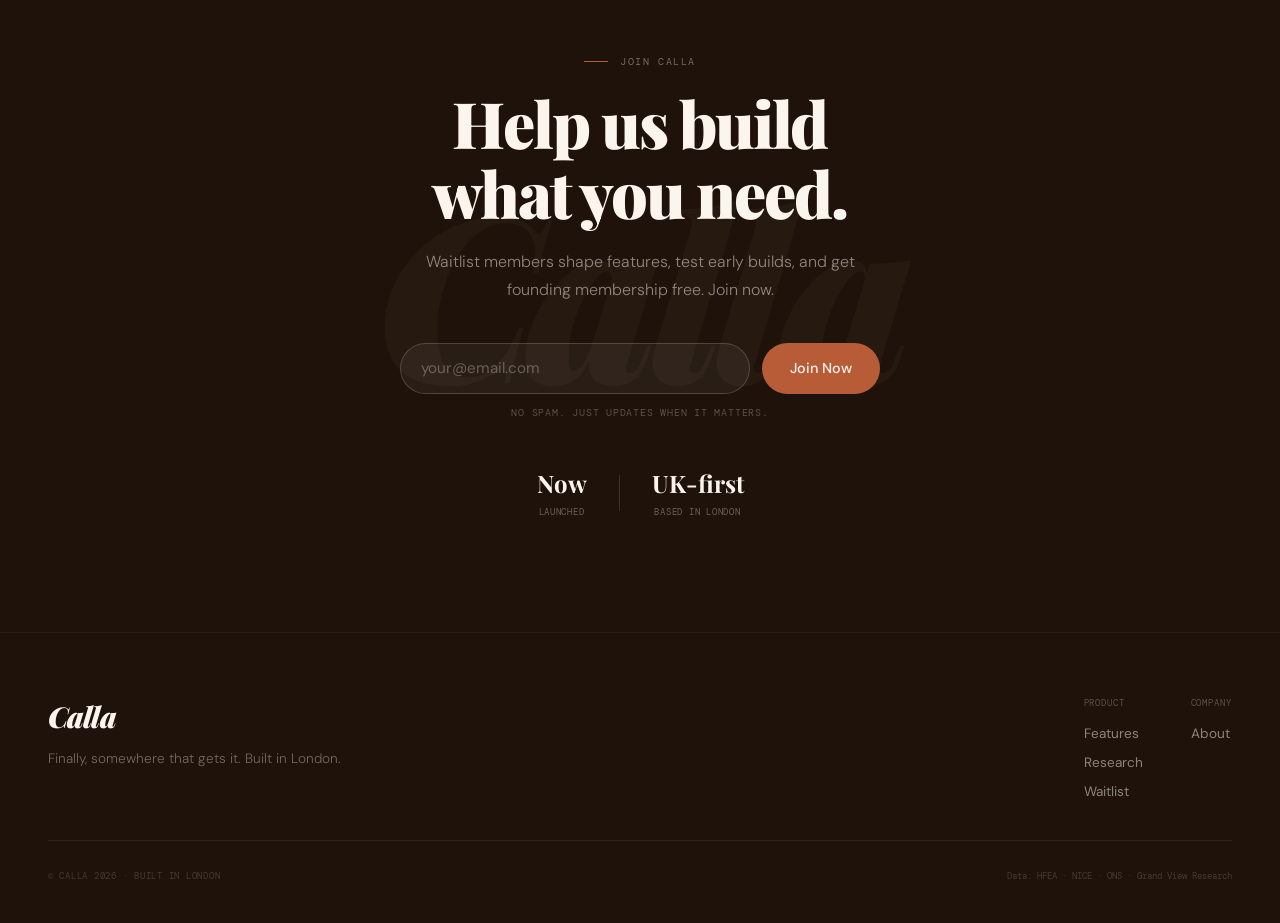
<file: pages/features.html>
<!DOCTYPE html>
<html lang="en">
<head>
<meta charset="UTF-8">
<meta name="viewport" content="width=device-width, initial-scale=1.0">
<title>Features — Calla</title>
<meta name="description" content="Eight features. One platform. Everything queer parents need to navigate fertility — built from the ground up for how you actually conceive.">
<link rel="preconnect" href="https://fonts.googleapis.com">
<link href="https://fonts.googleapis.com/css2?family=Playfair+Display:ital,wght@0,400;0,700;0,900;1,400;1,700&family=DM+Sans:wght@300;400;500&family=DM+Mono:wght@400;500&display=swap" rel="stylesheet">
<link rel="stylesheet" href="../css/main.css">
<style>
  .feature-detail { display:grid; grid-template-columns:1fr 1fr; gap:0; border-bottom:1px solid var(--border); padding:5rem 3rem; align-items:center; }
  .feature-detail:nth-child(even) { direction:rtl; }
  .feature-detail:nth-child(even) > * { direction:ltr; }
  .feature-detail:last-child { border-bottom:none; }
  .feature-text { padding-right:4rem; }
  .feature-detail:nth-child(even) .feature-text { padding-right:0; padding-left:4rem; }
  .feature-number { font-family:'Playfair Display',serif; font-size:5rem; font-weight:900; font-style:italic; color:var(--teal); opacity:0.15; line-height:1; margin-bottom:0.5rem; }
  .feature-text h2 { font-family:'Playfair Display',serif; font-size:clamp(1.8rem,3vw,2.5rem); font-weight:700; line-height:1.15; letter-spacing:-0.02em; margin-bottom:1rem; }
  .feature-text p { font-size:1rem; color:var(--muted); line-height:1.7; font-weight:300; margin-bottom:1rem; }
  .feature-bullets { list-style:none; margin-top:1.5rem; display:flex; flex-direction:column; gap:0.6rem; }
  .feature-bullets li { font-size:0.88rem; color:var(--muted); display:flex; gap:0.6rem; align-items:flex-start; }
  .feature-bullets li::before { content:'→'; color:var(--teal); flex-shrink:0; margin-top:0.05em; }
  .phone-mock { background:var(--ink); border-radius:24px; overflow:hidden; max-width:300px; margin:0 auto; padding:1.5rem; box-shadow:0 40px 80px rgba(24,19,15,0.18); }
  .phone-bar { display:flex; justify-content:space-between; align-items:center; margin-bottom:1.5rem; padding-bottom:1rem; border-bottom:1px solid var(--border-light); }
  .phone-bar-title { font-family:'DM Mono',monospace; font-size:0.6rem; text-transform:uppercase; letter-spacing:0.1em; color:rgba(251,245,238,0.4); }
  .phone-dot { width:8px; height:8px; border-radius:50%; }
  .mock-row { display:flex; align-items:center; gap:0.75rem; padding:0.75rem; background:rgba(251,245,238,0.05); border-radius:8px; margin-bottom:0.5rem; }
  .mock-icon { width:32px; height:32px; border-radius:6px; flex-shrink:0; }
  .mock-text { flex:1; }
  .mock-title { height:8px; background:rgba(251,245,238,0.2); border-radius:4px; margin-bottom:4px; width:70%; }
  .mock-sub { height:6px; background:rgba(251,245,238,0.1); border-radius:3px; width:45%; }
  .mock-progress { height:4px; background:rgba(251,245,238,0.1); border-radius:2px; margin-top:1rem; overflow:hidden; }
  .mock-tag { display:inline-block; padding:0.2rem 0.5rem; border-radius:4px; font-family:'DM Mono',monospace; font-size:0.55rem; text-transform:uppercase; letter-spacing:0.06em; margin-top:0.5rem; }
  .mock-grid { display:grid; grid-template-columns:1fr 1fr 1fr; gap:0.4rem; margin-top:0.75rem; }
  .mock-cell { background:rgba(251,245,238,0.07); border-radius:4px; padding:0.5rem; text-align:center; }
  .mock-cell-num { font-family:'DM Mono',monospace; font-size:0.7rem; color:rgba(251,245,238,0.6); }
  .features-nav { background:var(--ink); color:var(--cream); padding:2rem 3rem; display:flex; gap:1.5rem; overflow-x:auto; border-bottom:1px solid var(--border-light); scrollbar-width:none; }
  .features-nav::-webkit-scrollbar { display:none; }
  .features-nav a { text-decoration:none; color:rgba(251,245,238,0.45); font-family:'DM Mono',monospace; font-size:0.65rem; text-transform:uppercase; letter-spacing:0.08em; white-space:nowrap; transition:color 0.2s; flex-shrink:0; }
  .features-nav a:hover { color:var(--cream); }
  @media(max-width:860px) {
    .feature-detail { grid-template-columns:1fr; padding:3.5rem 1.5rem; direction:ltr !important; }
    .feature-text { padding:0 !important; margin-bottom:2rem; }
    .phone-mock { max-width:260px; }
    .features-nav { padding:1.25rem 1.5rem; }
  }
</style>
</head>
<body>

<nav id="navbar">
  <a class="nav-logo" href="../index.html">Calla</a>
  <div class="nav-links">
    <a href="research.html">Research</a>
    <a href="features.html" style="color:var(--ink);font-weight:500;">Features</a>
    <a href="about.html">About</a>
    <a href="../index.html#waitlist" class="nav-cta">Join Calla</a>
  </div>
  <button class="nav-burger" id="burger" aria-label="Menu"><span></span><span></span><span></span></button>
</nav>
<div class="mobile-menu" id="mobileMenu">
  <a href="research.html">Research</a>
  <a href="features.html">Features</a>
  <a href="about.html">About</a>
  <a href="../index.html#waitlist" class="mobile-cta">Join Calla</a>
</div>

<div class="page-hero">
  <div class="section-label">Product Features</div>
  <h1 class="section-title">Eight things.<br>One place.<br><em>Finally yours.</em></h1>
  <p class="section-body">Every feature Calla is building — and why each one matters to queer parents navigating fertility right now.</p>
</div>

<div class="features-nav">
  <a href="#nhs">NHS Navigator</a>
  <a href="#tracker">Cycle Tracker</a>
  <a href="#donor">Donor Compare</a>
  <a href="#insurance">Insurance Finder</a>
  <a href="#clinics">Clinic Ratings</a>
  <a href="#pathway">Pathway Planner</a>
  <a href="#legal">Legal Rights</a>
  <a href="#community">Community</a>
</div>

<!-- F1: NHS -->
<div class="feature-detail fade-in" id="nhs">
  <div class="feature-text">
    <div class="feature-number">01</div>
    <div class="section-label">NHS Navigator</div>
    <h2>Your rights.<br>Your postcode.<br>Right now.</h2>
    <p>Enter your postcode and instantly understand what your Integrated Care Board funds for same-sex couples, what you need to evidence, and how your area compares to others across England.</p>
    <p>No more hours on NHS websites. No more being given incorrect information at your GP. Just your entitlements, clearly stated.</p>
    <ul class="feature-bullets">
      <li>Real-time ICB policy data for all 42 English boards</li>
      <li>Side-by-side comparison with neighbouring ICBs</li>
      <li>Guided script for challenging unfair criteria at your GP</li>
      <li>Alerts when your ICB policy changes</li>
    </ul>
  </div>
  <div>
    <div class="phone-mock">
      <div class="phone-bar">
        <span class="phone-bar-title">NHS Navigator</span>
        <span class="phone-dot" style="background:var(--teal)"></span>
      </div>
      <div style="font-family:'DM Mono',monospace;font-size:0.6rem;color:rgba(251,245,238,0.4);margin-bottom:0.5rem;text-transform:uppercase;letter-spacing:0.08em;">Your ICB: North East London</div>
      <div class="mock-row">
        <div class="mock-icon" style="background:rgba(45,106,106,0.3);"></div>
        <div class="mock-text">
          <div class="mock-title" style="background:var(--teal);opacity:0.6;"></div>
          <div style="font-size:0.65rem;color:rgba(251,245,238,0.5);margin-top:4px;">IUI Cycles Funded: 6</div>
        </div>
      </div>
      <div class="mock-row">
        <div class="mock-icon" style="background:rgba(193,123,78,0.3);"></div>
        <div class="mock-text">
          <div class="mock-title" style="width:50%;background:var(--warm);opacity:0.5;"></div>
          <div style="font-size:0.65rem;color:rgba(251,245,238,0.5);margin-top:4px;">IVF Cycles: 1 (after 6 IUI)</div>
        </div>
      </div>
      <div class="mock-progress">
        <div style="width:28%;height:100%;background:var(--warm);border-radius:2px;"></div>
      </div>
      <div style="font-size:0.6rem;color:rgba(251,245,238,0.3);margin-top:0.4rem;font-family:'DM Mono',monospace;">28% of England average funding</div>
      <div class="mock-tag" style="background:rgba(193,123,78,0.15);color:var(--warm);">⚠ Below national average</div>
    </div>
  </div>
</div>

<!-- F2: TRACKER -->
<div class="feature-detail fade-in" id="tracker">
  <div class="feature-text">
    <div class="feature-number">02</div>
    <div class="section-label">Cycle Tracker</div>
    <h2>Track the way<br>you actually<br>conceive.</h2>
    <p>Every mainstream fertility app assumes intercourse. Calla is built around insemination — logging IUI attempts, home insemination dates, BBT, LH tests, and clinic appointments in one calendar.</p>
    <p>Fertile window predictions calibrated for donor sperm timing, not bedroom timing.</p>
    <ul class="feature-bullets">
      <li>Insemination attempt logging (IUI, ICI, home)</li>
      <li>BBT charting with cycle pattern learning</li>
      <li>LH strip photo scan — no manual input</li>
      <li>Partner view for both of you to track together</li>
      <li>Clinic appointment sync</li>
    </ul>
  </div>
  <div>
    <div class="phone-mock">
      <div class="phone-bar">
        <span class="phone-bar-title">Cycle Tracker</span>
        <span class="phone-dot" style="background:var(--sage)"></span>
      </div>
      <div class="mock-grid">
        <div class="mock-cell" style="background:rgba(45,106,106,0.2);"><div class="mock-cell-num" style="color:var(--teal-light);">12</div></div>
        <div class="mock-cell" style="background:rgba(45,106,106,0.5);"><div class="mock-cell-num" style="color:var(--teal-light);font-weight:700;">13</div></div>
        <div class="mock-cell" style="background:rgba(45,106,106,0.3);"><div class="mock-cell-num" style="color:var(--teal-light);">14</div></div>
        <div class="mock-cell"><div class="mock-cell-num">15</div></div>
        <div class="mock-cell" style="background:rgba(193,123,78,0.3);"><div class="mock-cell-num" style="color:var(--warm);">16 ✓</div></div>
        <div class="mock-cell"><div class="mock-cell-num">17</div></div>
      </div>
      <div style="margin-top:1rem;">
        <div class="mock-row">
          <div style="font-size:0.65rem;color:var(--teal-light);font-family:'DM Mono',monospace;flex:1;">Peak fertility window</div>
          <div class="mock-tag" style="background:rgba(45,106,106,0.15);color:var(--teal-light);margin-top:0;">Day 13</div>
        </div>
        <div class="mock-row">
          <div style="font-size:0.65rem;color:rgba(251,245,238,0.5);font-family:'DM Mono',monospace;flex:1;">IUI logged</div>
          <div class="mock-tag" style="background:rgba(193,123,78,0.15);color:var(--warm);margin-top:0;">Day 16 ✓</div>
        </div>
      </div>
    </div>
  </div>
</div>

<!-- F3: DONOR -->
<div class="feature-detail fade-in" id="donor">
  <div class="feature-text">
    <div class="feature-number">03</div>
    <div class="section-label">Donor Comparison</div>
    <h2>Every UK bank.<br>One search.<br>Your decision.</h2>
    <p>Cryos, London Sperm Bank, European Sperm Bank — each with their own website, filters, and presentation. No neutral comparison exists.</p>
    <p>Calla aggregates them. Filter by ethnicity, open ID status, CMV status, height, education, and personality across all banks simultaneously.</p>
    <ul class="feature-bullets">
      <li>Cross-bank search across all major UK-accessible banks</li>
      <li>Ethnicity filters with detailed background information</li>
      <li>Open ID vs anonymous donor comparison</li>
      <li>Shortlist and compare side-by-side</li>
      <li>Direct link to order once you've decided</li>
    </ul>
  </div>
  <div>
    <div class="phone-mock">
      <div class="phone-bar">
        <span class="phone-bar-title">Donor Compare</span>
        <span class="phone-dot" style="background:var(--warm)"></span>
      </div>
      <div style="display:flex;gap:0.5rem;margin-bottom:0.75rem;flex-wrap:wrap;">
        <span class="mock-tag" style="background:rgba(45,106,106,0.15);color:var(--teal-light);margin-top:0;">Open ID</span>
        <span class="mock-tag" style="background:rgba(45,106,106,0.15);color:var(--teal-light);margin-top:0;">East Asian</span>
        <span class="mock-tag" style="background:rgba(251,245,238,0.08);color:rgba(251,245,238,0.4);margin-top:0;">+ 2 more</span>
      </div>
      <div class="mock-row" style="border:1px solid rgba(45,106,106,0.35);">
        <div class="mock-icon" style="background:rgba(45,106,106,0.25);border-radius:50%;"></div>
        <div class="mock-text">
          <div style="font-size:0.7rem;color:rgba(251,245,238,0.85);margin-bottom:3px;">Donor #4821 · Cryos</div>
          <div style="font-size:0.6rem;color:rgba(251,245,238,0.4);">Open ID · CMV– · Postgrad</div>
        </div>
        <div class="mock-tag" style="background:rgba(45,106,106,0.2);color:var(--teal-light);margin-top:0;flex-shrink:0;">★ Match</div>
      </div>
      <div class="mock-row">
        <div class="mock-icon" style="background:rgba(251,245,238,0.1);border-radius:50%;"></div>
        <div class="mock-text">
          <div style="font-size:0.7rem;color:rgba(251,245,238,0.8);margin-bottom:3px;">Donor #3392 · LSB</div>
          <div style="font-size:0.6rem;color:rgba(251,245,238,0.4);">Open ID · CMV– · Music</div>
        </div>
      </div>
    </div>
  </div>
</div>

<!-- F4: INSURANCE -->
<div class="feature-detail fade-in" id="insurance">
  <div class="feature-text">
    <div class="feature-number">04</div>
    <div class="section-label">Insurance & Benefits</div>
    <h2>Find what<br>you're actually<br>entitled to.</h2>
    <p>Employer fertility benefits are expanding rapidly — 42% of large companies now offer them. But no consumer tool helps queer people find or claim them.</p>
    <p>Calla connects you to your employer's benefits, explains social infertility definitions, and helps navigate private insurance as a queer couple.</p>
    <ul class="feature-bullets">
      <li>Employer benefit lookup by company name</li>
      <li>Social infertility claim guide by insurer</li>
      <li>Private clinic cost estimator by route</li>
      <li>Grant and finance options for queer families</li>
    </ul>
  </div>
  <div>
    <div class="phone-mock">
      <div class="phone-bar">
        <span class="phone-bar-title">Benefits Finder</span>
        <span class="phone-dot" style="background:var(--sage)"></span>
      </div>
      <div class="mock-row" style="background:rgba(45,106,106,0.12);">
        <div style="flex:1;">
          <div style="font-size:0.65rem;color:var(--teal-light);font-family:'DM Mono',monospace;margin-bottom:3px;text-transform:uppercase;letter-spacing:0.06em;">Your Employer</div>
          <div style="font-size:0.8rem;color:rgba(251,245,238,0.85);">Your Company</div>
        </div>
        <span class="mock-tag" style="background:rgba(45,106,106,0.2);color:var(--teal-light);margin-top:0;">✓ Covered</span>
      </div>
      <div style="margin-top:0.75rem;display:flex;flex-direction:column;gap:0.4rem;">
        <div style="display:flex;justify-content:space-between;font-size:0.65rem;padding:0.4rem 0;border-bottom:1px solid var(--border-light);">
          <span style="color:rgba(251,245,238,0.5);">IVF Cycles</span>
          <span style="color:rgba(251,245,238,0.85);">Up to 3</span>
        </div>
        <div style="display:flex;justify-content:space-between;font-size:0.65rem;padding:0.4rem 0;border-bottom:1px solid var(--border-light);">
          <span style="color:rgba(251,245,238,0.5);">Donor Sperm</span>
          <span style="color:var(--teal-light);">✓ Included</span>
        </div>
        <div style="display:flex;justify-content:space-between;font-size:0.65rem;padding:0.4rem 0;">
          <span style="color:rgba(251,245,238,0.5);">Annual Limit</span>
          <span style="color:rgba(251,245,238,0.85);">£25,000</span>
        </div>
      </div>
    </div>
  </div>
</div>

<!-- F5-8: GRID -->
<section class="fade-in" style="background:var(--cream);">
  <div class="section-label">More Features</div>
  <h2 class="section-title">And four more<br>things nobody<br><em>built yet.</em></h2>
  <div style="display:grid;grid-template-columns:1fr 1fr;gap:2rem;margin-top:3.5rem;">
    <div style="padding:2.5rem;border:1px solid var(--border);border-radius:6px;" id="clinics">
      <div class="feature-number" style="font-size:3rem;">05</div>
      <div class="section-label">Clinic Ratings</div>
      <h3 style="font-family:'Playfair Display',serif;font-size:1.5rem;font-weight:700;margin-bottom:0.75rem;line-height:1.2;">Rated by queer<br>patients, for you</h3>
      <p style="font-size:0.88rem;color:var(--muted);line-height:1.65;font-weight:300;">The HFEA's 2024 survey found same-sex patients significantly more dissatisfied with information and coordination. Calla's clinic ratings come from real queer patients — not self-declared LGBTQ+ badges clinics give themselves.</p>
    </div>
    <div style="padding:2.5rem;border:1px solid var(--border);border-radius:6px;" id="pathway">
      <div class="feature-number" style="font-size:3rem;">06</div>
      <div class="section-label">Pathway Planner</div>
      <h3 style="font-family:'Playfair Display',serif;font-size:1.5rem;font-weight:700;margin-bottom:0.75rem;line-height:1.2;">Your route.<br>Personalised.</h3>
      <p style="font-size:0.88rem;color:var(--muted);line-height:1.65;font-weight:300;">IUI, IVF, reciprocal IVF, or home insemination? Ten questions about your age, health, budget, and how both partners want to be involved. A ranked recommendation with real costs and success rates.</p>
    </div>
    <div style="padding:2.5rem;border:1px solid var(--border);border-radius:6px;" id="legal">
      <div class="feature-number" style="font-size:3rem;">07</div>
      <div class="section-label">Legal Rights</div>
      <h3 style="font-family:'Playfair Display',serif;font-size:1.5rem;font-weight:700;margin-bottom:0.75rem;line-height:1.2;">Know before<br>you start.</h3>
      <p style="font-size:0.88rem;color:var(--muted);line-height:1.65;font-weight:300;">Parental rights differ dramatically by conception method, donor type, and jurisdiction. Queer parents often discover gaps only after conception. Calla explains legal parenthood by route — upfront, clearly, before anything else.</p>
    </div>
    <div style="padding:2.5rem;border:1px solid var(--border);border-radius:6px;" id="community">
      <div class="feature-number" style="font-size:3rem;">08</div>
      <div class="section-label">Community</div>
      <h3 style="font-family:'Playfair Display',serif;font-size:1.5rem;font-weight:700;margin-bottom:0.75rem;line-height:1.2;">Your people.<br>Same journey.</h3>
      <p style="font-size:0.88rem;color:var(--muted);line-height:1.65;font-weight:300;">Support is scattered across Reddit threads, private Facebook groups, and Instagram accounts. Calla matches you with other queer parents at exactly the same stage — same route, same city, same questions. Somewhere you actually belong.</p>
    </div>
  </div>
</section>

<section class="waitlist-section fade-in" id="waitlist">
  <div class="waitlist-inner">
    <div class="section-label" style="justify-content:center;color:rgba(251,245,238,0.4);">Join Calla</div>
    <h2 class="waitlist-title">Help us build<br>what you need.</h2>
    <p class="waitlist-sub">Waitlist members shape features, test early builds, and get founding membership free. Join now.</p>
    <form class="waitlist-form" onsubmit="handleSubmit(event)">
      <div class="form-row">
        <input type="email" placeholder="your@email.com" required id="emailInput">
        <button type="submit">Join Now</button>
      </div>
      <div class="form-note">No spam. Just updates when it matters.</div>
      <div class="form-success" id="formSuccess" style="display:none;">✓ Welcome to Calla.</div>
    </form>
    <div class="waitlist-stats">
      <div class="wstat">
        <span class="wstat-num">Now</span>
        <span class="wstat-label">launched</span>
      </div>
      <div class="wstat-div"></div>
      <div class="wstat">
        <span class="wstat-num">UK&#8209;first</span>
        <span class="wstat-label">based in London</span>
      </div>
    </div>
  </div>
</section>

<footer>
  <div class="footer-grid">
    <div>
      <div class="footer-logo">Calla</div>
      <p class="footer-tagline">Finally, somewhere that gets it. Built in London.</p>
    </div>
    <div class="footer-links">
      <div class="footer-col">
        <div class="footer-col-title">Product</div>
        <a href="features.html">Features</a>
        <a href="research.html">Research</a>
        <a href="../index.html#waitlist">Waitlist</a>
      </div>
      <div class="footer-col">
        <div class="footer-col-title">Company</div>
        <a href="about.html">About</a>
      </div>
    </div>
  </div>
  <div class="footer-bottom">
    <span class="footer-copy">© Calla 2026 · Built in London</span>
    <span class="footer-sources">Data: HFEA · NICE · ONS · Grand View Research</span>
  </div>
</footer>
<script src="../js/main.js"></script>
</body>
</html>
</file>
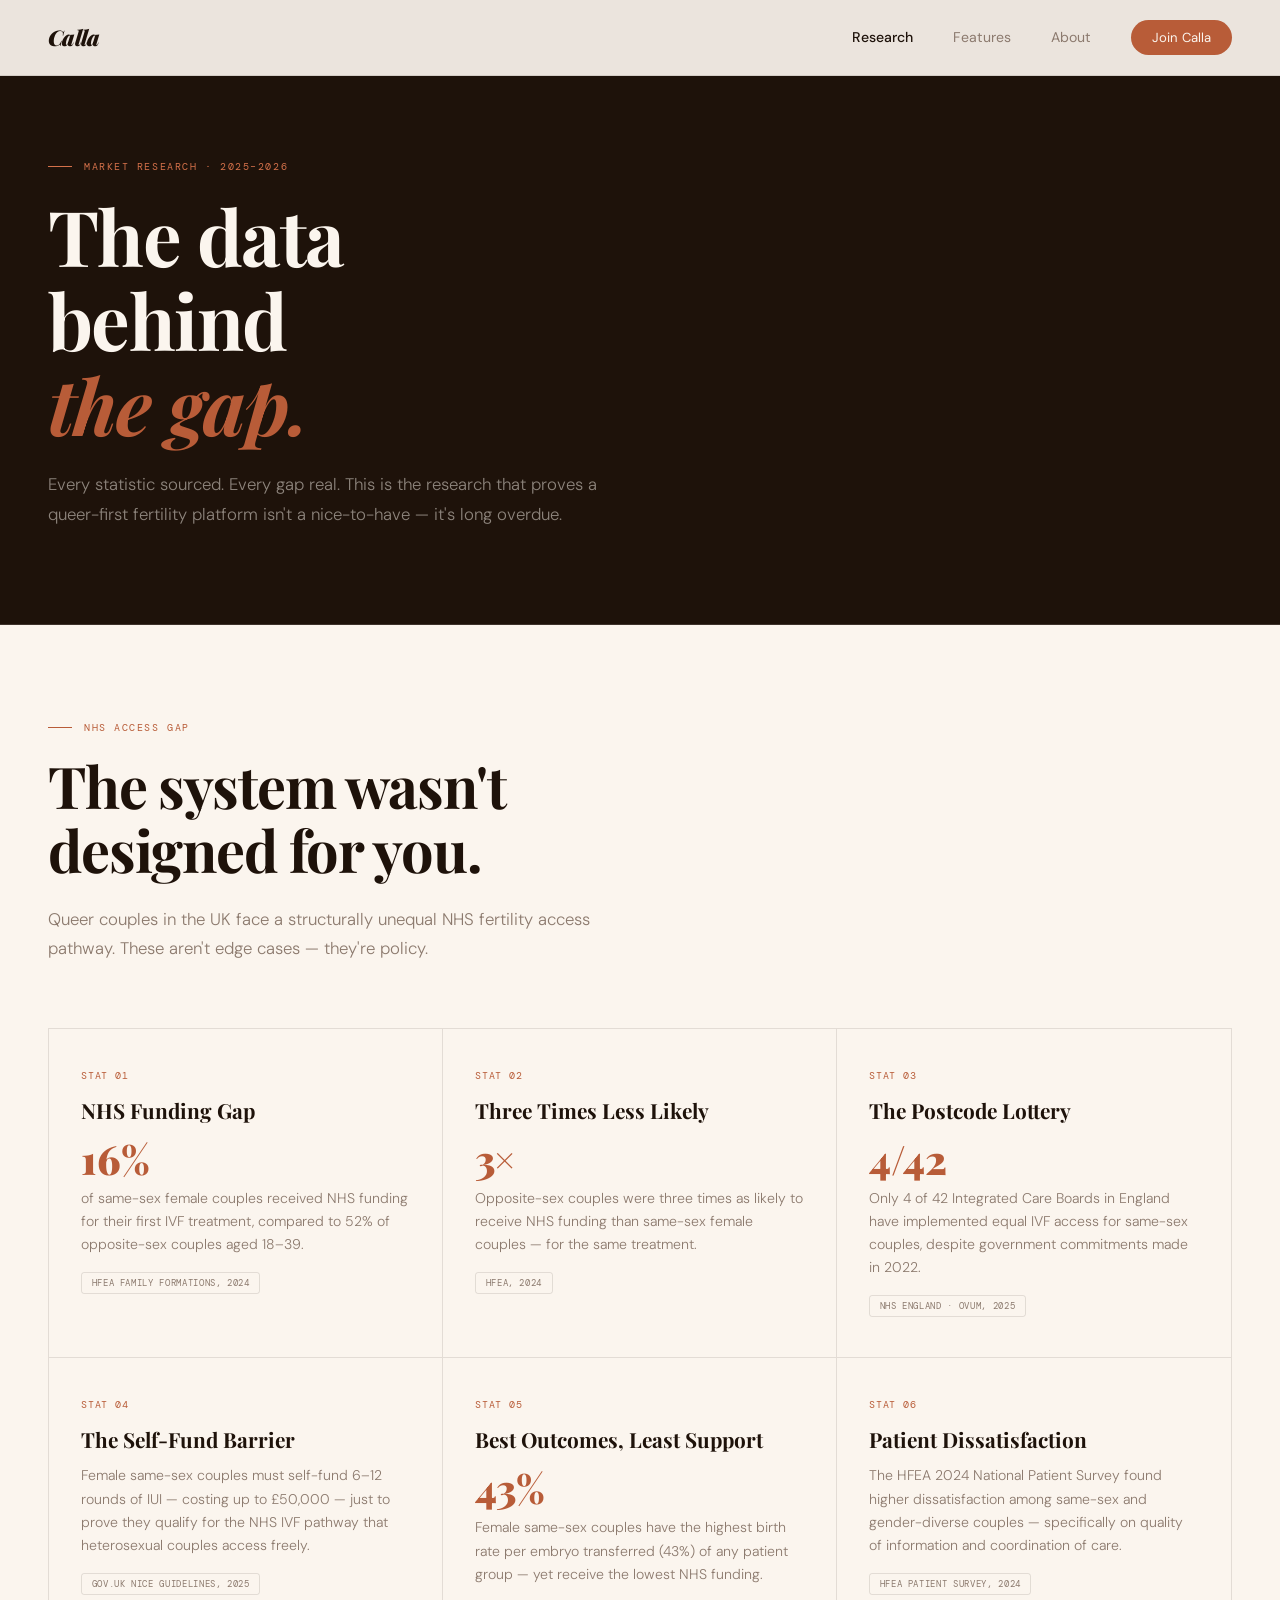
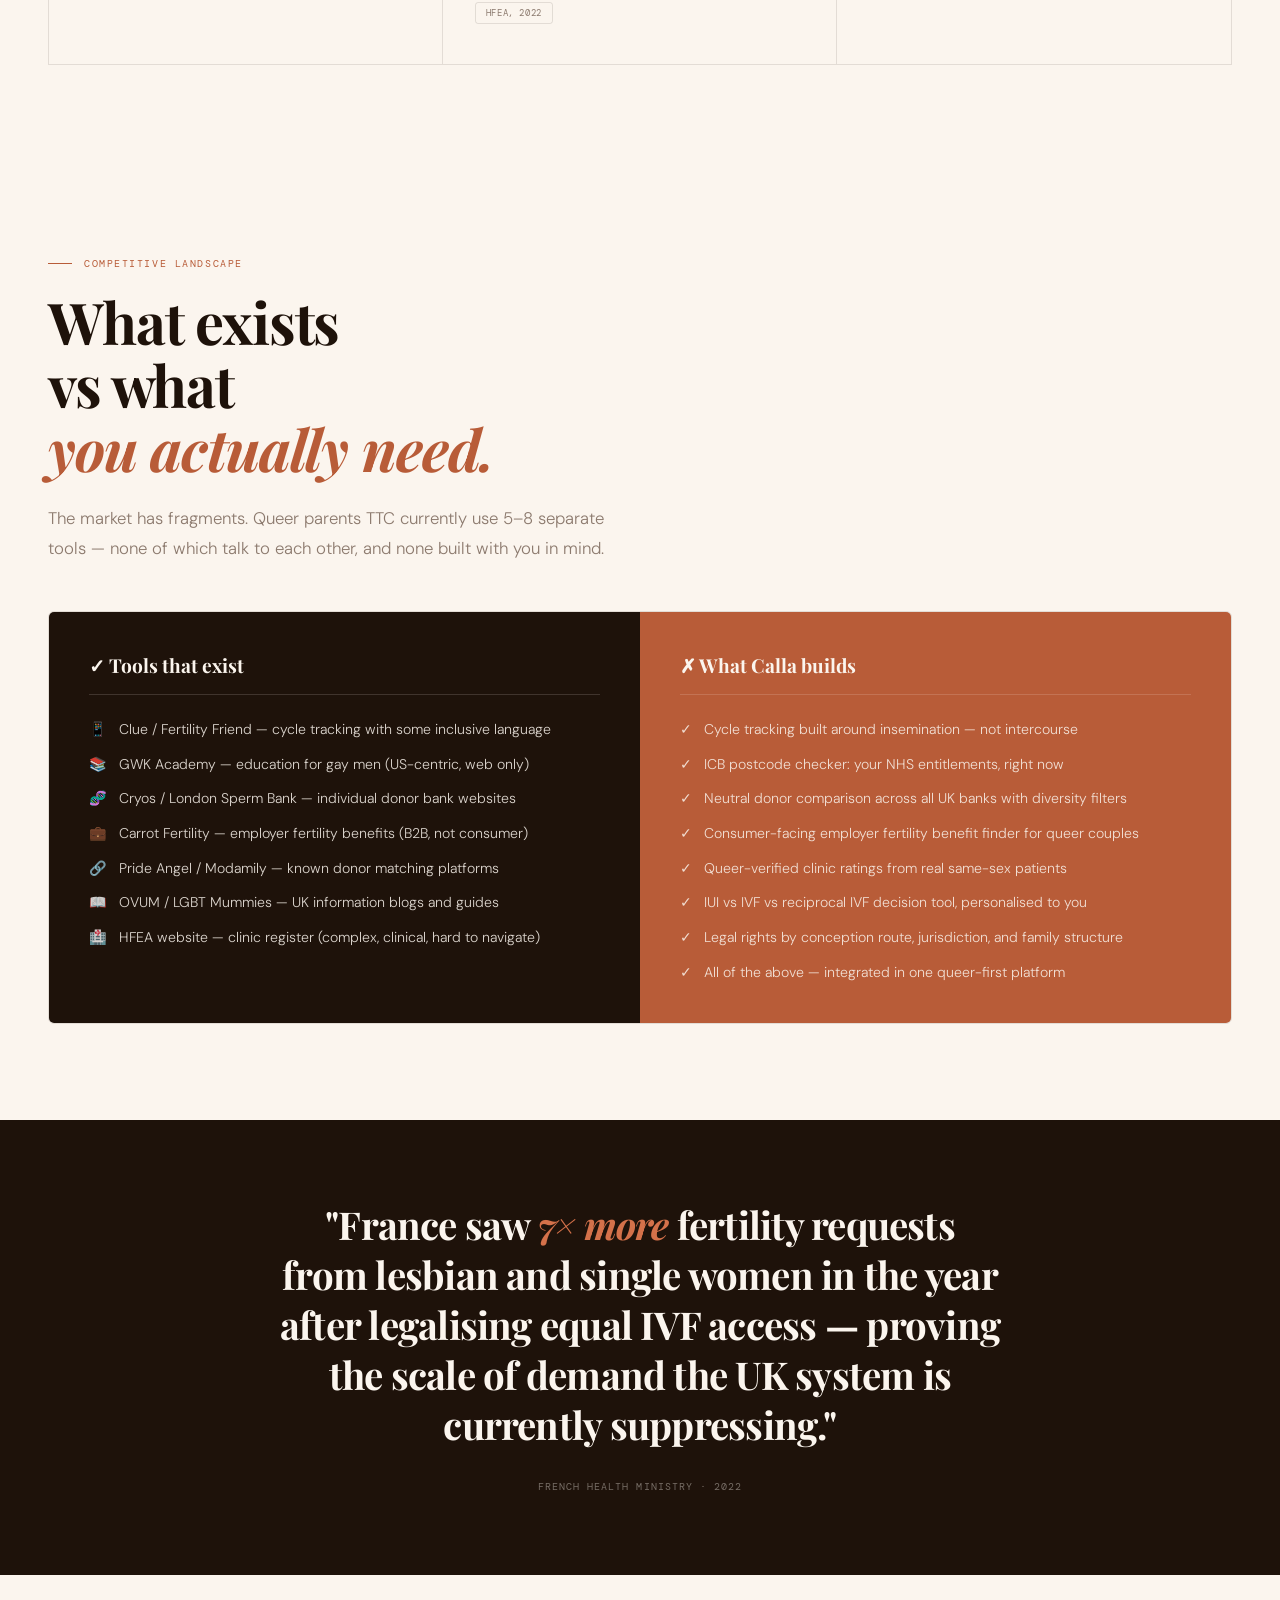
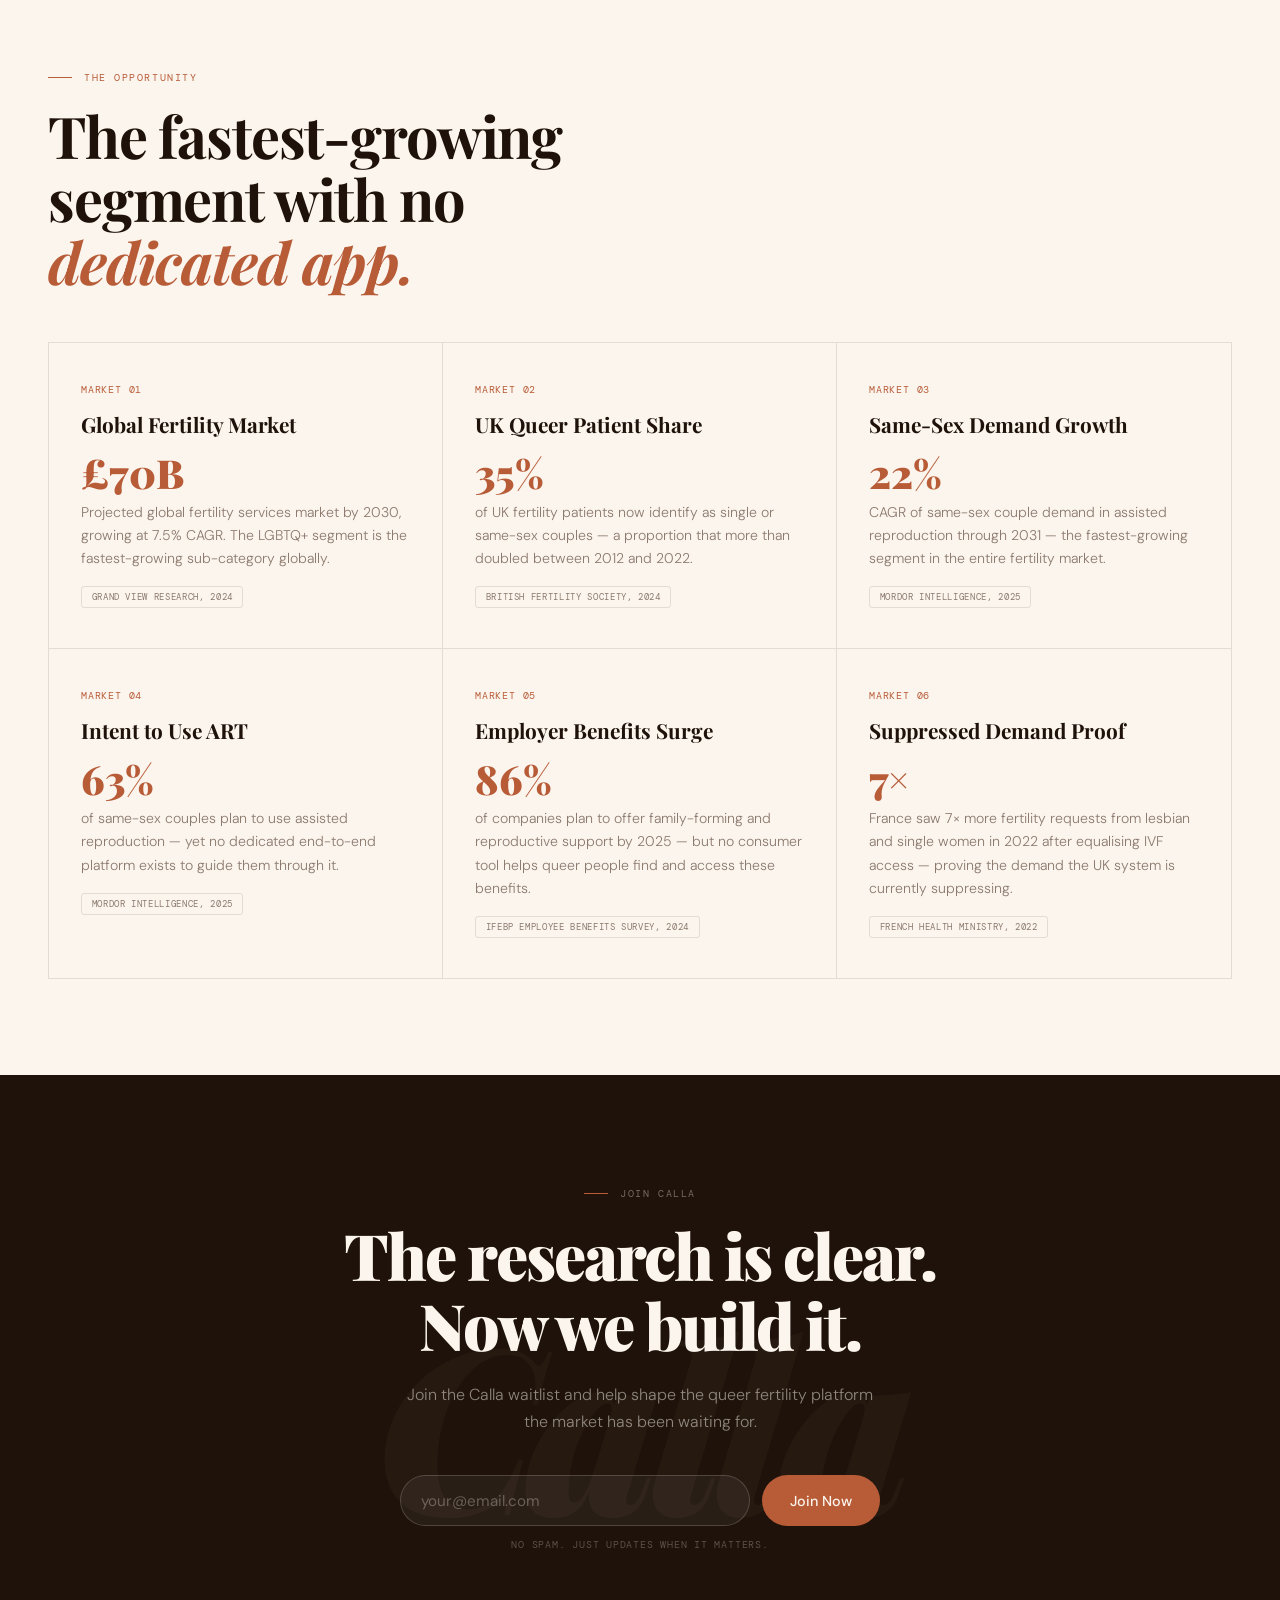
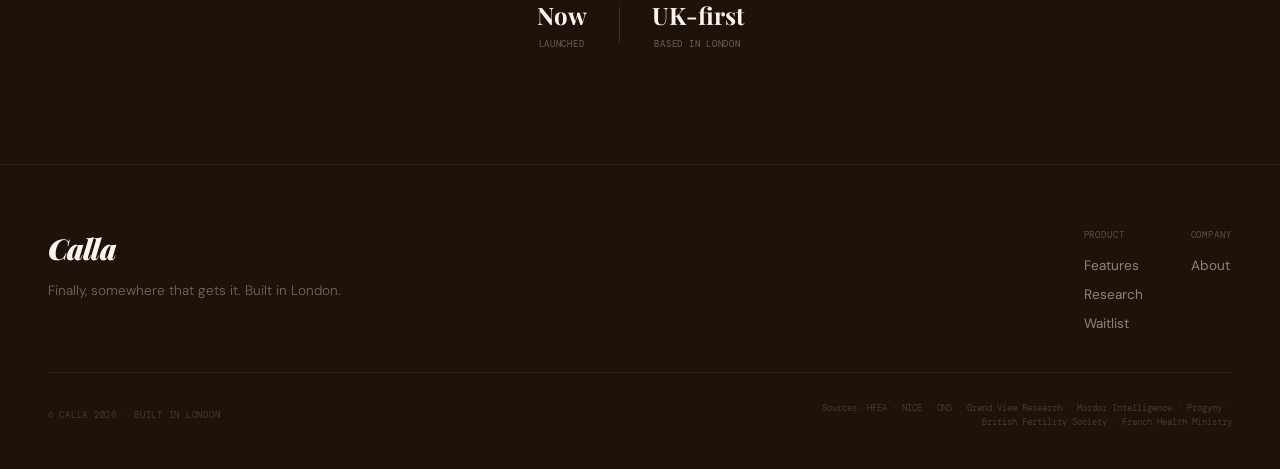
<file: pages/research.html>
<!DOCTYPE html>
<html lang="en">
<head>
<meta charset="UTF-8">
<meta name="viewport" content="width=device-width, initial-scale=1.0">
<title>Research — Calla</title>
<meta name="description" content="The data behind the gap. Full market research proving the case for a queer-first fertility platform.">
<link rel="preconnect" href="https://fonts.googleapis.com">
<link href="https://fonts.googleapis.com/css2?family=Playfair+Display:ital,wght@0,400;0,700;0,900;1,400;1,700&family=DM+Sans:wght@300;400;500&family=DM+Mono:wght@400;500&display=swap" rel="stylesheet">
<link rel="stylesheet" href="../css/main.css">
<style>
  .research-grid { display:grid; grid-template-columns:repeat(3,1fr); gap:0; border:1px solid var(--border); margin-top:4rem; }
  .research-card { padding:2.5rem 2rem; border-right:1px solid var(--border); border-bottom:1px solid var(--border); }
  .research-card:nth-child(3n) { border-right:none; }
  .research-card:nth-last-child(-n+3) { border-bottom:none; }
  .research-num { font-family:'DM Mono',monospace; font-size:0.62rem; color:var(--teal); text-transform:uppercase; letter-spacing:0.08em; margin-bottom:1rem; }
  .research-card h3 { font-family:'Playfair Display',serif; font-size:1.3rem; font-weight:700; margin-bottom:0.75rem; line-height:1.2; }
  .research-card p { font-size:0.88rem; color:var(--muted); line-height:1.65; font-weight:300; }
  .stat-highlight { font-family:'Playfair Display',serif; font-size:2.5rem; font-weight:900; color:var(--teal); margin:1rem 0 0.5rem; line-height:1; }
  .source-tag { display:inline-block; margin-top:1rem; font-family:'DM Mono',monospace; font-size:0.58rem; text-transform:uppercase; letter-spacing:0.07em; color:var(--muted); padding:0.25rem 0.6rem; border:1px solid var(--border); border-radius:3px; }
  .comparison-block { display:grid; grid-template-columns:1fr 1fr; gap:0; border:1px solid var(--border); margin-top:3rem; border-radius:6px; overflow:hidden; }
  .comp-side { padding:2.5rem 2.5rem; }
  .comp-side.exists { background:var(--ink); color:var(--cream); }
  .comp-side.missing { background:var(--teal); color:var(--cream); }
  .comp-side h3 { font-family:'Playfair Display',serif; font-size:1.2rem; font-weight:700; margin-bottom:1.5rem; padding-bottom:1rem; border-bottom:1px solid rgba(251,245,238,0.15); }
  .comp-list { list-style:none; display:flex; flex-direction:column; gap:0.85rem; }
  .comp-list li { font-size:0.88rem; line-height:1.5; display:flex; gap:0.75rem; opacity:0.85; font-weight:300; }
  .big-quote { background:var(--ink); color:var(--cream); padding:5rem 3rem; text-align:center; }
  .big-quote blockquote { font-family:'Playfair Display',serif; font-size:clamp(1.5rem,3vw,2.4rem); font-weight:700; line-height:1.3; letter-spacing:-0.02em; max-width:720px; margin:0 auto 1.5rem; }
  .big-quote blockquote em { font-style:italic; color:var(--teal-light); }
  .big-quote cite { font-family:'DM Mono',monospace; font-size:0.65rem; text-transform:uppercase; letter-spacing:0.1em; color:rgba(251,245,238,0.4); font-style:normal; }
  @media(max-width:860px) {
    .research-grid { grid-template-columns:1fr; }
    .research-card { border-right:none !important; }
    .comparison-block { grid-template-columns:1fr; }
    .big-quote { padding:3.5rem 1.5rem; }
  }
</style>
</head>
<body>

<nav id="navbar">
  <a class="nav-logo" href="../index.html">Calla</a>
  <div class="nav-links">
    <a href="research.html" style="color:var(--ink);font-weight:500;">Research</a>
    <a href="features.html">Features</a>
    <a href="about.html">About</a>
    <a href="../index.html#waitlist" class="nav-cta">Join Calla</a>
  </div>
  <button class="nav-burger" id="burger" aria-label="Menu"><span></span><span></span><span></span></button>
</nav>
<div class="mobile-menu" id="mobileMenu">
  <a href="research.html">Research</a>
  <a href="features.html">Features</a>
  <a href="about.html">About</a>
  <a href="../index.html#waitlist" class="mobile-cta">Join Calla</a>
</div>

<div class="page-hero">
  <div class="section-label">Market Research · 2025–2026</div>
  <h1 class="section-title">The data<br>behind<br><em>the gap.</em></h1>
  <p class="section-body">Every statistic sourced. Every gap real. This is the research that proves a queer-first fertility platform isn't a nice-to-have — it's long overdue.</p>
</div>

<!-- NHS INEQUALITY -->
<section class="fade-in">
  <div class="section-label">NHS Access Gap</div>
  <h2 class="section-title">The system wasn't<br>designed for you.</h2>
  <p class="section-body">Queer couples in the UK face a structurally unequal NHS fertility access pathway. These aren't edge cases — they're policy.</p>
  <div class="research-grid">
    <div class="research-card">
      <div class="research-num">Stat 01</div>
      <h3>NHS Funding Gap</h3>
      <div class="stat-highlight">16%</div>
      <p>of same-sex female couples received NHS funding for their first IVF treatment, compared to 52% of opposite-sex couples aged 18–39.</p>
      <span class="source-tag">HFEA Family Formations, 2024</span>
    </div>
    <div class="research-card">
      <div class="research-num">Stat 02</div>
      <h3>Three Times Less Likely</h3>
      <div class="stat-highlight">3×</div>
      <p>Opposite-sex couples were three times as likely to receive NHS funding than same-sex female couples — for the same treatment.</p>
      <span class="source-tag">HFEA, 2024</span>
    </div>
    <div class="research-card">
      <div class="research-num">Stat 03</div>
      <h3>The Postcode Lottery</h3>
      <div class="stat-highlight">4/42</div>
      <p>Only 4 of 42 Integrated Care Boards in England have implemented equal IVF access for same-sex couples, despite government commitments made in 2022.</p>
      <span class="source-tag">NHS England · OVUM, 2025</span>
    </div>
    <div class="research-card">
      <div class="research-num">Stat 04</div>
      <h3>The Self-Fund Barrier</h3>
      <p>Female same-sex couples must self-fund 6–12 rounds of IUI — costing up to £50,000 — just to prove they qualify for the NHS IVF pathway that heterosexual couples access freely.</p>
      <span class="source-tag">GOV.UK NICE Guidelines, 2025</span>
    </div>
    <div class="research-card">
      <div class="research-num">Stat 05</div>
      <h3>Best Outcomes, Least Support</h3>
      <div class="stat-highlight">43%</div>
      <p>Female same-sex couples have the highest birth rate per embryo transferred (43%) of any patient group — yet receive the lowest NHS funding.</p>
      <span class="source-tag">HFEA, 2022</span>
    </div>
    <div class="research-card">
      <div class="research-num">Stat 06</div>
      <h3>Patient Dissatisfaction</h3>
      <p>The HFEA 2024 National Patient Survey found higher dissatisfaction among same-sex and gender-diverse couples — specifically on quality of information and coordination of care.</p>
      <span class="source-tag">HFEA Patient Survey, 2024</span>
    </div>
  </div>
</section>

<!-- WHAT EXISTS VS MISSING -->
<section class="fade-in">
  <div class="section-label">Competitive Landscape</div>
  <h2 class="section-title">What exists<br>vs what<br><em>you actually need.</em></h2>
  <p class="section-body">The market has fragments. Queer parents TTC currently use 5–8 separate tools — none of which talk to each other, and none built with you in mind.</p>
  <div class="comparison-block">
    <div class="comp-side exists">
      <h3>✓ Tools that exist</h3>
      <ul class="comp-list">
        <li><span>📱</span><span>Clue / Fertility Friend — cycle tracking with some inclusive language</span></li>
        <li><span>📚</span><span>GWK Academy — education for gay men (US-centric, web only)</span></li>
        <li><span>🧬</span><span>Cryos / London Sperm Bank — individual donor bank websites</span></li>
        <li><span>💼</span><span>Carrot Fertility — employer fertility benefits (B2B, not consumer)</span></li>
        <li><span>🔗</span><span>Pride Angel / Modamily — known donor matching platforms</span></li>
        <li><span>📖</span><span>OVUM / LGBT Mummies — UK information blogs and guides</span></li>
        <li><span>🏥</span><span>HFEA website — clinic register (complex, clinical, hard to navigate)</span></li>
      </ul>
    </div>
    <div class="comp-side missing">
      <h3>✗ What Calla builds</h3>
      <ul class="comp-list">
        <li><span>✓</span><span>Cycle tracking built around insemination — not intercourse</span></li>
        <li><span>✓</span><span>ICB postcode checker: your NHS entitlements, right now</span></li>
        <li><span>✓</span><span>Neutral donor comparison across all UK banks with diversity filters</span></li>
        <li><span>✓</span><span>Consumer-facing employer fertility benefit finder for queer couples</span></li>
        <li><span>✓</span><span>Queer-verified clinic ratings from real same-sex patients</span></li>
        <li><span>✓</span><span>IUI vs IVF vs reciprocal IVF decision tool, personalised to you</span></li>
        <li><span>✓</span><span>Legal rights by conception route, jurisdiction, and family structure</span></li>
        <li><span>✓</span><span>All of the above — integrated in one queer-first platform</span></li>
      </ul>
    </div>
  </div>
</section>

<div class="big-quote fade-in">
  <blockquote>"France saw <em>7× more</em> fertility requests from lesbian and single women in the year after legalising equal IVF access — proving the scale of demand the UK system is currently suppressing."</blockquote>
  <cite>French Health Ministry · 2022</cite>
</div>

<!-- MARKET SIZE -->
<section class="fade-in">
  <div class="section-label">The Opportunity</div>
  <h2 class="section-title">The fastest-growing<br>segment with no<br><em>dedicated app.</em></h2>
  <div class="research-grid" style="margin-top:3rem;">
    <div class="research-card">
      <div class="research-num">Market 01</div>
      <h3>Global Fertility Market</h3>
      <div class="stat-highlight">£70B</div>
      <p>Projected global fertility services market by 2030, growing at 7.5% CAGR. The LGBTQ+ segment is the fastest-growing sub-category globally.</p>
      <span class="source-tag">Grand View Research, 2024</span>
    </div>
    <div class="research-card">
      <div class="research-num">Market 02</div>
      <h3>UK Queer Patient Share</h3>
      <div class="stat-highlight">35%</div>
      <p>of UK fertility patients now identify as single or same-sex couples — a proportion that more than doubled between 2012 and 2022.</p>
      <span class="source-tag">British Fertility Society, 2024</span>
    </div>
    <div class="research-card">
      <div class="research-num">Market 03</div>
      <h3>Same-Sex Demand Growth</h3>
      <div class="stat-highlight">22%</div>
      <p>CAGR of same-sex couple demand in assisted reproduction through 2031 — the fastest-growing segment in the entire fertility market.</p>
      <span class="source-tag">Mordor Intelligence, 2025</span>
    </div>
    <div class="research-card">
      <div class="research-num">Market 04</div>
      <h3>Intent to Use ART</h3>
      <div class="stat-highlight">63%</div>
      <p>of same-sex couples plan to use assisted reproduction — yet no dedicated end-to-end platform exists to guide them through it.</p>
      <span class="source-tag">Mordor Intelligence, 2025</span>
    </div>
    <div class="research-card">
      <div class="research-num">Market 05</div>
      <h3>Employer Benefits Surge</h3>
      <div class="stat-highlight">86%</div>
      <p>of companies plan to offer family-forming and reproductive support by 2025 — but no consumer tool helps queer people find and access these benefits.</p>
      <span class="source-tag">IFEBP Employee Benefits Survey, 2024</span>
    </div>
    <div class="research-card">
      <div class="research-num">Market 06</div>
      <h3>Suppressed Demand Proof</h3>
      <div class="stat-highlight">7×</div>
      <p>France saw 7× more fertility requests from lesbian and single women in 2022 after equalising IVF access — proving the demand the UK system is currently suppressing.</p>
      <span class="source-tag">French Health Ministry, 2022</span>
    </div>
  </div>
</section>

<section class="waitlist-section fade-in" id="waitlist">
  <div class="waitlist-inner">
    <div class="section-label" style="justify-content:center;color:rgba(251,245,238,0.4);">Join Calla</div>
    <h2 class="waitlist-title">The research is clear.<br>Now we build it.</h2>
    <p class="waitlist-sub">Join the Calla waitlist and help shape the queer fertility platform the market has been waiting for.</p>
    <form class="waitlist-form" onsubmit="handleSubmit(event)">
      <div class="form-row">
        <input type="email" placeholder="your@email.com" required id="emailInput">
        <button type="submit">Join Now</button>
      </div>
      <div class="form-note">No spam. Just updates when it matters.</div>
      <div class="form-success" id="formSuccess" style="display:none;">✓ Welcome to Calla.</div>
    </form>
    <div class="waitlist-stats">
      <div class="wstat">
        <span class="wstat-num">Now</span>
        <span class="wstat-label">launched</span>
      </div>
      <div class="wstat-div"></div>
      <div class="wstat">
        <span class="wstat-num">UK&#8209;first</span>
        <span class="wstat-label">based in London</span>
      </div>
    </div>
  </div>
</section>

<footer>
  <div class="footer-grid">
    <div>
      <div class="footer-logo">Calla</div>
      <p class="footer-tagline">Finally, somewhere that gets it. Built in London.</p>
    </div>
    <div class="footer-links">
      <div class="footer-col">
        <div class="footer-col-title">Product</div>
        <a href="features.html">Features</a>
        <a href="research.html">Research</a>
        <a href="../index.html#waitlist">Waitlist</a>
      </div>
      <div class="footer-col">
        <div class="footer-col-title">Company</div>
        <a href="about.html">About</a>
      </div>
    </div>
  </div>
  <div class="footer-bottom">
    <span class="footer-copy">© Calla 2026 · Built in London</span>
    <span class="footer-sources">Sources: HFEA · NICE · ONS · Grand View Research · Mordor Intelligence · Progyny · British Fertility Society · French Health Ministry</span>
  </div>
</footer>
<script src="../js/main.js"></script>
</body>
</html>
</file>
<file: css/main.css>
/* ═══════════════════════════════════════════
   CALLA — Main Stylesheet
   ═══════════════════════════════════════════ */

:root {
  --cream: #FBF5EE;
  --ink: #1E120A;
  --teal: #B85C38;
  --teal-light: #D4714A;
  --warm: #8B3A62;
  --sage: #9E7A5A;
  --muted: #8C7A6E;
  --blush: #F2DECE;
  --border: rgba(30,18,10,0.11);
  --border-light: rgba(251,245,238,0.14);
}

* { margin: 0; padding: 0; box-sizing: border-box; }
html { scroll-behavior: smooth; }

body {
  background: var(--cream);
  color: var(--ink);
  font-family: 'DM Sans', sans-serif;
  overflow-x: hidden;
}

/* ── TYPOGRAPHY ── */
.section-label {
  font-family: 'DM Mono', monospace;
  font-size: 0.65rem;
  text-transform: uppercase;
  letter-spacing: 0.15em;
  color: var(--teal);
  margin-bottom: 1.25rem;
  display: flex;
  align-items: center;
  gap: 0.75rem;
}
.section-label::before {
  content: '';
  display: inline-block;
  width: 24px;
  height: 1px;
  background: var(--teal);
  flex-shrink: 0;
}

.section-title {
  font-family: 'Playfair Display', serif;
  font-size: clamp(2.2rem, 4.5vw, 3.8rem);
  font-weight: 700;
  line-height: 1.1;
  letter-spacing: -0.02em;
  margin-bottom: 1.5rem;
}
.section-title em { font-style: italic; color: var(--teal); }

.section-body {
  font-size: 1.05rem;
  color: var(--muted);
  line-height: 1.75;
  font-weight: 300;
  max-width: 560px;
}

/* ── NAVBAR ── */
#navbar {
  position: fixed;
  top: 0; left: 0; right: 0;
  z-index: 100;
  padding: 1.25rem 3rem;
  display: flex;
  justify-content: space-between;
  align-items: center;
  background: rgba(251,245,238,0.93);
  backdrop-filter: blur(14px);
  border-bottom: 1px solid var(--border);
  transition: all 0.3s ease;
}
#navbar.scrolled {
  padding: 0.85rem 3rem;
  box-shadow: 0 2px 28px rgba(30,18,10,0.07);
}
.nav-logo {
  font-family: 'Playfair Display', serif;
  font-weight: 900;
  font-size: 1.35rem;
  letter-spacing: -0.03em;
  color: var(--ink);
  text-decoration: none;
  font-style: italic;
}
.nav-links {
  display: flex;
  align-items: center;
  gap: 2.5rem;
}
.nav-links a {
  text-decoration: none;
  color: var(--muted);
  font-size: 0.88rem;
  font-weight: 400;
  transition: color 0.2s;
}
.nav-links a:hover { color: var(--ink); }
.nav-cta {
  background: var(--teal) !important;
  color: var(--cream) !important;
  padding: 0.55rem 1.3rem !important;
  border-radius: 100px;
  font-size: 0.82rem !important;
  transition: background 0.2s !important;
}
.nav-cta:hover { background: var(--ink) !important; }
.nav-tag {
  font-family: 'DM Mono', monospace;
  font-size: 0.65rem;
  color: var(--muted);
  text-transform: uppercase;
  letter-spacing: 0.08em;
}
.nav-burger {
  display: none;
  flex-direction: column;
  gap: 5px;
  background: none;
  border: none;
  cursor: pointer;
  padding: 4px;
}
.nav-burger span {
  display: block;
  width: 22px;
  height: 1.5px;
  background: var(--ink);
  transition: all 0.25s;
}
.mobile-menu {
  display: none;
  position: fixed;
  top: 64px; left: 0; right: 0;
  background: var(--cream);
  border-bottom: 1px solid var(--border);
  padding: 1.5rem 2rem;
  flex-direction: column;
  gap: 1.25rem;
  z-index: 99;
}
.mobile-menu.open { display: flex; }
.mobile-menu a { text-decoration: none; color: var(--muted); font-size: 1rem; }
.mobile-cta { color: var(--teal) !important; font-weight: 500; }

/* ── HERO ── */
.hero {
  min-height: 100vh;
  display: grid;
  grid-template-rows: 1fr auto;
  padding-top: 72px;
  position: relative;
  overflow: hidden;
}
.hero::before {
  content: '';
  position: absolute;
  inset: 0;
  background: radial-gradient(ellipse 70% 60% at 70% 40%, rgba(45,106,106,0.06) 0%, transparent 70%),
              radial-gradient(ellipse 50% 40% at 20% 80%, rgba(193,123,78,0.05) 0%, transparent 60%);
  pointer-events: none;
}
.hero-noise {
  position: absolute;
  inset: 0;
  background-image: url("data:image/svg+xml,%3Csvg viewBox='0 0 256 256' xmlns='http://www.w3.org/2000/svg'%3E%3Cfilter id='noise'%3E%3CfeTurbulence type='fractalNoise' baseFrequency='0.9' numOctaves='4' stitchTiles='stitch'/%3E%3C/filter%3E%3Crect width='100%25' height='100%25' filter='url(%23noise)' opacity='0.035'/%3E%3C/svg%3E");
  pointer-events: none;
}
.hero-body {
  display: grid;
  grid-template-columns: 1fr 1fr;
  align-items: center;
  padding: 4rem 3rem;
  gap: 4rem;
  position: relative;
  z-index: 2;
}
.hero-left h1 {
  font-family: 'Playfair Display', serif;
  font-size: clamp(3rem, 6.5vw, 5.8rem);
  font-weight: 900;
  line-height: 1.0;
  letter-spacing: -0.03em;
  margin-bottom: 1.75rem;
}
.hero-left h1 .italic { font-style: italic; color: var(--teal); }
.hero-subtitle {
  font-size: 1.1rem;
  color: var(--muted);
  line-height: 1.7;
  max-width: 460px;
  margin-bottom: 2rem;
  font-weight: 300;
}
.hero-badges {
  display: flex;
  gap: 0.6rem;
  flex-wrap: wrap;
  margin-bottom: 2.5rem;
}
.badge {
  font-family: 'DM Mono', monospace;
  font-size: 0.62rem;
  text-transform: uppercase;
  letter-spacing: 0.08em;
  padding: 0.35rem 0.85rem;
  border: 1px solid currentColor;
  border-radius: 100px;
}
.badge-teal { color: var(--teal); }
.badge-warm { color: var(--warm); }
.badge-sage { color: var(--sage); }
.badge-ink  { color: var(--ink); }

.hero-cta {
  display: inline-block;
  background: var(--teal);
  color: var(--cream);
  text-decoration: none;
  padding: 0.95rem 2.1rem;
  border-radius: 100px;
  font-size: 0.95rem;
  font-weight: 500;
  transition: background 0.25s, transform 0.2s;
  letter-spacing: -0.01em;
}
.hero-cta:hover { background: var(--ink); transform: translateY(-2px); }

.hero-right {
  display: grid;
  grid-template-columns: 1fr 1fr;
  gap: 1rem;
}
.stat-card {
  background: var(--ink);
  color: var(--cream);
  padding: 1.75rem 1.5rem;
  border-radius: 8px;
  opacity: 0;
  transform: translateY(20px);
  animation: fadeUp 0.6s ease forwards;
}
.stat-card:nth-child(1) { animation-delay: 0.1s; }
.stat-card:nth-child(2) { animation-delay: 0.25s; }
.stat-card:nth-child(3) { animation-delay: 0.4s; }
.stat-card:nth-child(4) { animation-delay: 0.55s; }
.stat-card.accent-teal { background: var(--teal); }
.stat-card.accent-warm { background: var(--warm); }
.stat-card .number {
  font-family: 'Playfair Display', serif;
  font-size: 2.8rem;
  font-weight: 900;
  line-height: 1;
  margin-bottom: 0.5rem;
}
.stat-card .label { font-size: 0.78rem; opacity: 0.75; line-height: 1.5; font-weight: 300; }
.stat-card .source {
  font-family: 'DM Mono', monospace;
  font-size: 0.52rem;
  opacity: 0.4;
  margin-top: 0.7rem;
  text-transform: uppercase;
  letter-spacing: 0.05em;
}
.hero-footer {
  padding: 1.5rem 3rem;
  border-top: 1px solid var(--border);
  display: flex;
  justify-content: space-between;
  align-items: center;
  position: relative;
  z-index: 2;
}
.scroll-hint {
  font-family: 'DM Mono', monospace;
  font-size: 0.6rem;
  color: var(--muted);
  text-transform: uppercase;
  letter-spacing: 0.1em;
  display: flex;
  align-items: center;
  gap: 0.75rem;
}
.scroll-line { width: 36px; height: 1px; background: var(--muted); position: relative; overflow: hidden; }
.scroll-line::after {
  content: '';
  position: absolute;
  left: -100%; top: 0;
  width: 100%; height: 100%;
  background: var(--teal);
  animation: slide 2.2s ease-in-out infinite;
}

/* ── TICKER ── */
.band { background: var(--ink); color: var(--cream); padding: 1.1rem 0; overflow: hidden; white-space: nowrap; }
.band-inner { display: inline-flex; gap: 2.5rem; animation: ticker 32s linear infinite; }
.band-item { font-family: 'Playfair Display', serif; font-style: italic; font-size: 1rem; opacity: 0.6; }
.band-dot { color: var(--teal-light); opacity: 1 !important; }

/* ── SECTIONS ── */
section { padding: 6rem 3rem; }
.two-col { display: grid; grid-template-columns: 1fr 1fr; gap: 5rem; align-items: start; }
.text-link {
  color: var(--teal);
  text-decoration: none;
  font-size: 0.9rem;
  font-weight: 500;
  border-bottom: 1px solid var(--teal);
  padding-bottom: 2px;
  transition: opacity 0.2s;
  display: inline-block;
}
.text-link:hover { opacity: 0.65; }

/* ── FEATURES ── */
.features-grid {
  display: grid;
  grid-template-columns: repeat(4, 1fr);
  gap: 0;
  margin-top: 4rem;
  border: 1px solid var(--border-light);
}
.feature-card {
  padding: 2.5rem 2rem;
  border-right: 1px solid var(--border-light);
  border-bottom: 1px solid var(--border-light);
  transition: background 0.3s;
}
.feature-card:hover { background: rgba(45,106,106,0.1); }
.feature-card:nth-child(4n) { border-right: none; }
.feature-card:nth-last-child(-n+4) { border-bottom: none; }
.feature-icon { font-size: 1.5rem; margin-bottom: 1rem; }
.feature-card h3 { font-family: 'Playfair Display', serif; font-size: 1.1rem; font-weight: 700; margin-bottom: 0.6rem; line-height: 1.2; }
.feature-card p { font-size: 0.82rem; color: rgba(251,245,238,0.55); line-height: 1.65; font-weight: 300; }
.btn-outline-light {
  display: inline-block;
  border: 1px solid rgba(251,245,238,0.3);
  color: var(--cream);
  text-decoration: none;
  padding: 0.8rem 2rem;
  border-radius: 100px;
  font-size: 0.9rem;
  transition: all 0.25s;
}
.btn-outline-light:hover { background: rgba(251,245,238,0.08); border-color: rgba(251,245,238,0.55); }

/* ── NUMBERS ── */
.numbers-grid {
  display: grid;
  grid-template-columns: repeat(4, 1fr);
  gap: 0;
  margin-top: 4rem;
  border-top: 1px solid var(--border);
  border-left: 1px solid var(--border);
}
.number-item { padding: 2.5rem 2rem; border-right: 1px solid var(--border); border-bottom: 1px solid var(--border); }
.big-num {
  font-family: 'Playfair Display', serif;
  font-size: clamp(2.5rem, 4vw, 4rem);
  font-weight: 900;
  line-height: 1;
  letter-spacing: -0.03em;
  margin-bottom: 0.75rem;
  color: var(--teal);
}
.num-label { font-size: 0.85rem; color: var(--muted); line-height: 1.6; font-weight: 300; margin-bottom: 0.5rem; }
.num-source { font-family: 'DM Mono', monospace; font-size: 0.55rem; color: var(--muted); text-transform: uppercase; letter-spacing: 0.07em; opacity: 0.55; }

/* ── WAITLIST ── */
.waitlist-section {
  background: var(--ink);
  color: var(--cream);
  padding: 7rem 3rem;
  text-align: center;
  position: relative;
  overflow: hidden;
}
.waitlist-section::before {
  content: 'Calla';
  position: absolute;
  font-family: 'Playfair Display', serif;
  font-size: clamp(6rem,18vw,17rem);
  font-weight: 900;
  font-style: italic;
  letter-spacing: -0.04em;
  color: rgba(251,245,238,0.03);
  top: 50%; left: 50%;
  transform: translate(-50%, -50%);
  white-space: nowrap;
  pointer-events: none;
}
.waitlist-inner { position: relative; z-index: 2; max-width: 640px; margin: 0 auto; }
.waitlist-title { font-family: 'Playfair Display', serif; font-size: clamp(2.2rem, 5vw, 4rem); font-weight: 900; line-height: 1.1; letter-spacing: -0.03em; margin-bottom: 1.25rem; }
.waitlist-sub { font-size: 1rem; color: rgba(251,245,238,0.5); line-height: 1.7; font-weight: 300; max-width: 480px; margin: 0 auto 2.5rem; }
.waitlist-form { margin-bottom: 3rem; }
.form-row { display: flex; gap: 0.75rem; max-width: 480px; margin: 0 auto 0.75rem; }
.form-row input {
  flex: 1;
  padding: 0.9rem 1.25rem;
  border-radius: 100px;
  border: 1px solid rgba(251,245,238,0.18);
  background: rgba(251,245,238,0.05);
  color: var(--cream);
  font-family: 'DM Sans', sans-serif;
  font-size: 0.95rem;
  outline: none;
  transition: border-color 0.2s;
}
.form-row input::placeholder { color: rgba(251,245,238,0.3); }
.form-row input:focus { border-color: var(--teal-light); }
.form-row button {
  padding: 0.9rem 1.75rem;
  border-radius: 100px;
  border: none;
  background: var(--teal);
  color: var(--cream);
  font-family: 'DM Sans', sans-serif;
  font-size: 0.9rem;
  font-weight: 500;
  cursor: pointer;
  white-space: nowrap;
  transition: background 0.2s, transform 0.2s;
}
.form-row button:hover { background: var(--teal-light); transform: translateY(-1px); }
.form-note { font-family: 'DM Mono', monospace; font-size: 0.6rem; color: rgba(251,245,238,0.28); text-transform: uppercase; letter-spacing: 0.08em; text-align: center; }
.form-success { color: var(--sage); font-size: 0.9rem; margin-top: 1rem; font-weight: 500; }
.waitlist-stats { display: flex; justify-content: center; align-items: center; gap: 2rem; }
.wstat { text-align: center; }
.wstat-num { display: block; font-family: 'Playfair Display', serif; font-size: 1.5rem; font-weight: 700; color: var(--cream); }
.wstat-label { font-family: 'DM Mono', monospace; font-size: 0.58rem; text-transform: uppercase; letter-spacing: 0.08em; color: rgba(251,245,238,0.35); }
.wstat-div { width: 1px; height: 36px; background: rgba(251,245,238,0.13); }

/* ── FOOTER ── */
footer { background: var(--ink); color: var(--cream); padding: 4rem 3rem 2.5rem; border-top: 1px solid rgba(251,245,238,0.05); }
.footer-grid { display: grid; grid-template-columns: 1fr auto; gap: 3rem; align-items: start; padding-bottom: 2.5rem; border-bottom: 1px solid rgba(251,245,238,0.07); margin-bottom: 1.75rem; }
.footer-logo { font-family: 'Playfair Display', serif; font-size: 1.8rem; font-weight: 900; font-style: italic; letter-spacing: -0.03em; margin-bottom: 0.75rem; }
.footer-tagline { font-size: 0.85rem; color: rgba(251,245,238,0.38); max-width: 360px; line-height: 1.7; font-weight: 300; }
.footer-links { display: flex; gap: 3rem; }
.footer-col { display: flex; flex-direction: column; gap: 0.75rem; }
.footer-col-title { font-family: 'DM Mono', monospace; font-size: 0.58rem; text-transform: uppercase; letter-spacing: 0.1em; color: rgba(251,245,238,0.28); margin-bottom: 0.25rem; }
.footer-col a { text-decoration: none; color: rgba(251,245,238,0.5); font-size: 0.85rem; transition: color 0.2s; }
.footer-col a:hover { color: var(--cream); }
.footer-bottom { display: flex; justify-content: space-between; align-items: center; flex-wrap: wrap; gap: 0.5rem; }
.footer-copy { font-family: 'DM Mono', monospace; font-size: 0.58rem; text-transform: uppercase; letter-spacing: 0.08em; color: rgba(251,245,238,0.18); }
.footer-sources { font-family: 'DM Mono', monospace; font-size: 0.55rem; color: rgba(251,245,238,0.18); text-align: right; max-width: 420px; line-height: 1.6; }

/* ── PAGE HERO ── */
.page-hero { padding: 10rem 3rem 6rem; background: var(--ink); color: var(--cream); position: relative; overflow: hidden; }
.page-hero::after { content: ''; position: absolute; bottom: 0; left: 0; right: 0; height: 1px; background: var(--border-light); }
.page-hero .section-label { color: var(--teal-light); }
.page-hero .section-label::before { background: var(--teal-light); }
.page-hero .section-title { color: var(--cream); font-size: clamp(2.8rem, 6vw, 5rem); }
.page-hero .section-body { color: rgba(251,245,238,0.5); max-width: 560px; }

/* ── ANIMATIONS ── */
@keyframes fadeUp { to { opacity: 1; transform: translateY(0); } }
@keyframes ticker { 0% { transform: translateX(0); } 100% { transform: translateX(-50%); } }
@keyframes slide { 0% { left: -100%; } 50% { left: 0%; } 100% { left: 100%; } }
.fade-in { opacity: 0; transform: translateY(28px); transition: opacity 0.8s ease, transform 0.8s ease; }
.fade-in.visible { opacity: 1; transform: none; }

/* ── RESPONSIVE ── */
@media (max-width: 1024px) {
  .features-grid { grid-template-columns: repeat(2, 1fr); }
  .feature-card:nth-child(2n) { border-right: none; }
  .feature-card:nth-child(4n) { border-right: 1px solid var(--border-light); }
  .feature-card:nth-last-child(-n+2) { border-bottom: none; }
  .feature-card:nth-last-child(-n+4) { border-bottom: 1px solid var(--border-light); }
  .numbers-grid { grid-template-columns: repeat(2, 1fr); }
}
@media (max-width: 860px) {
  #navbar { padding: 1.25rem 1.5rem; }
  .nav-links { display: none; }
  .nav-burger { display: flex; }
  section { padding: 4.5rem 1.5rem; }
  .hero-body { grid-template-columns: 1fr; gap: 2.5rem; padding: 2.5rem 1.5rem; }
  .hero-right { grid-template-columns: 1fr 1fr; }
  .hero-footer { padding: 1.25rem 1.5rem; flex-direction: column; align-items: flex-start; gap: 0.5rem; }
  .two-col { grid-template-columns: 1fr; gap: 2.5rem; }
  .features-grid { grid-template-columns: 1fr; }
  .feature-card { border-right: none !important; }
  .feature-card:last-child { border-bottom: none; }
  .numbers-grid { grid-template-columns: 1fr 1fr; }
  .footer-grid { grid-template-columns: 1fr; }
  .footer-links { gap: 2rem; }
  .footer-bottom { flex-direction: column; align-items: flex-start; }
  .footer-sources { text-align: left; }
  .page-hero { padding: 8rem 1.5rem 4rem; }
  .waitlist-section { padding: 5rem 1.5rem; }
  .form-row { flex-direction: column; }
  .form-row input, .form-row button { border-radius: 8px; width: 100%; }
  .waitlist-stats { flex-wrap: wrap; gap: 1rem; }
}
@media (max-width: 480px) {
  .hero-right { grid-template-columns: 1fr; }
  .numbers-grid { grid-template-columns: 1fr; }
  .hero-badges { gap: 0.4rem; }
}
</file>
